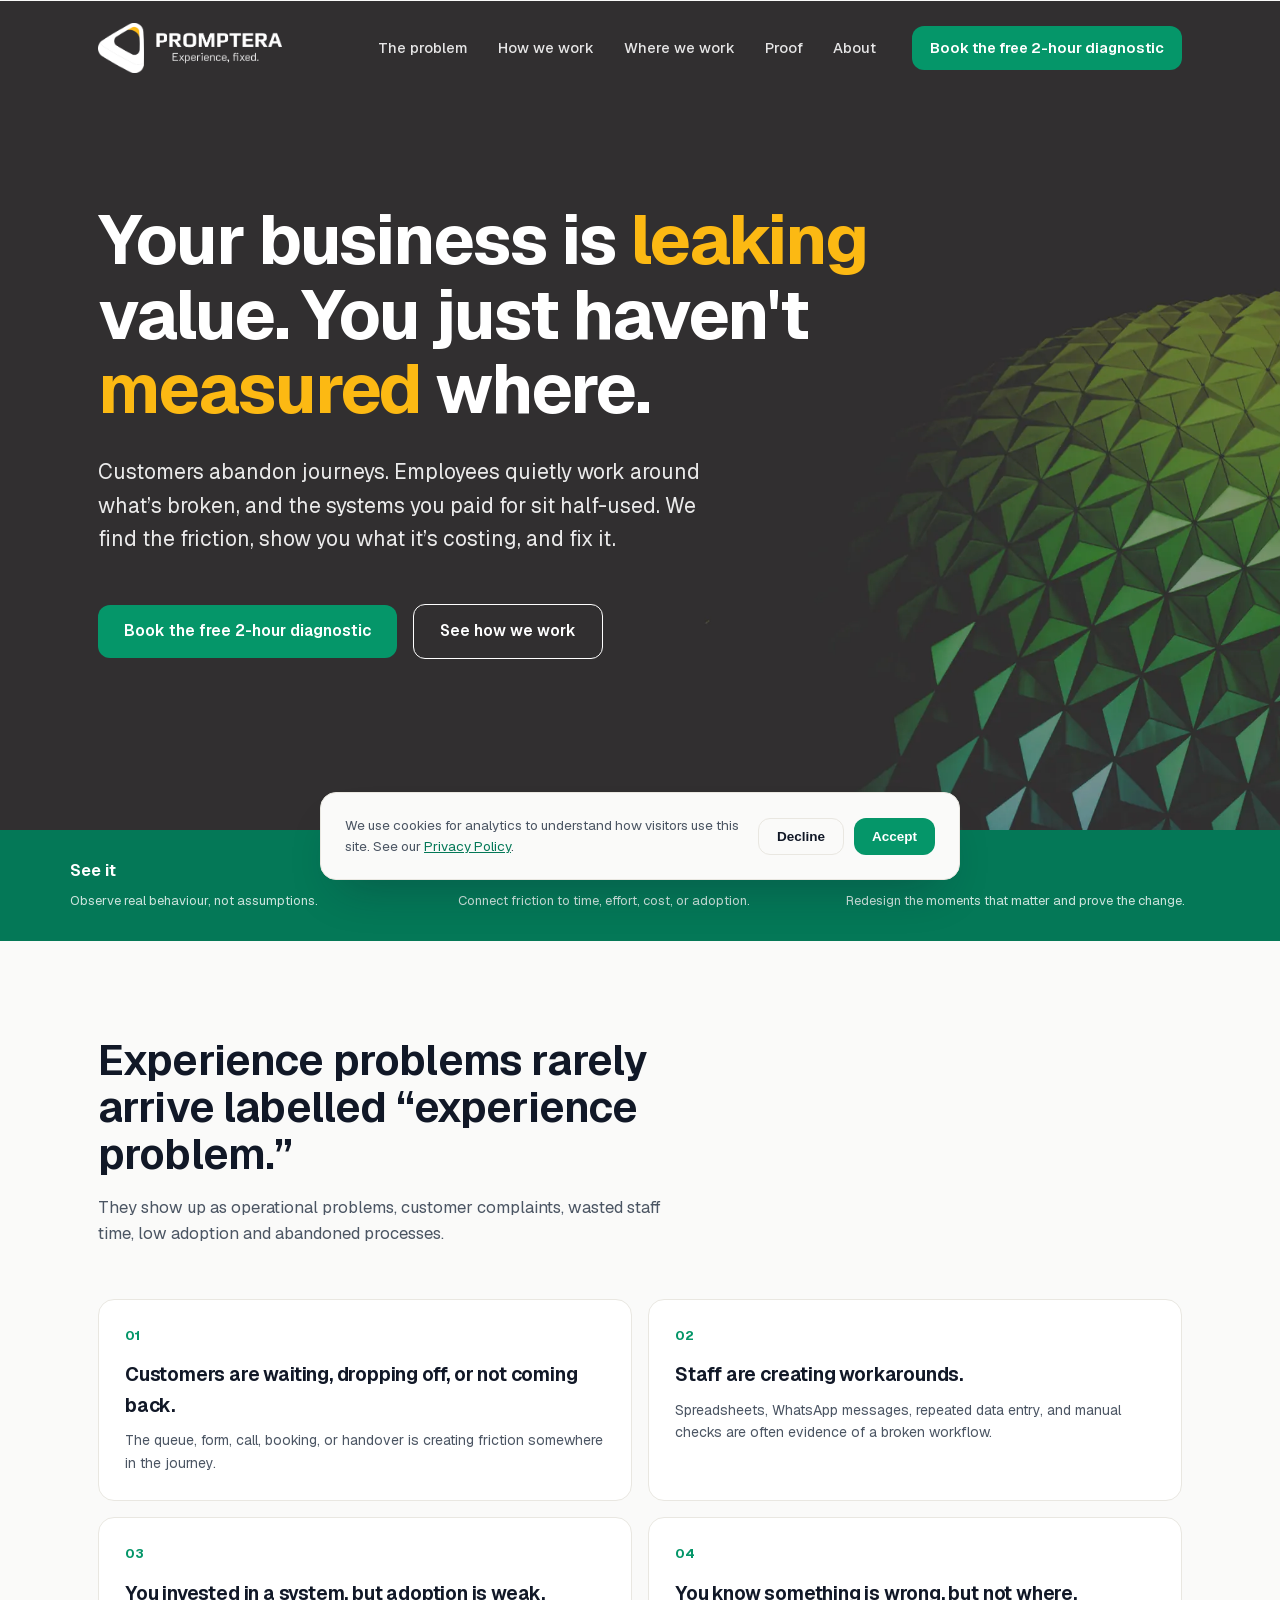
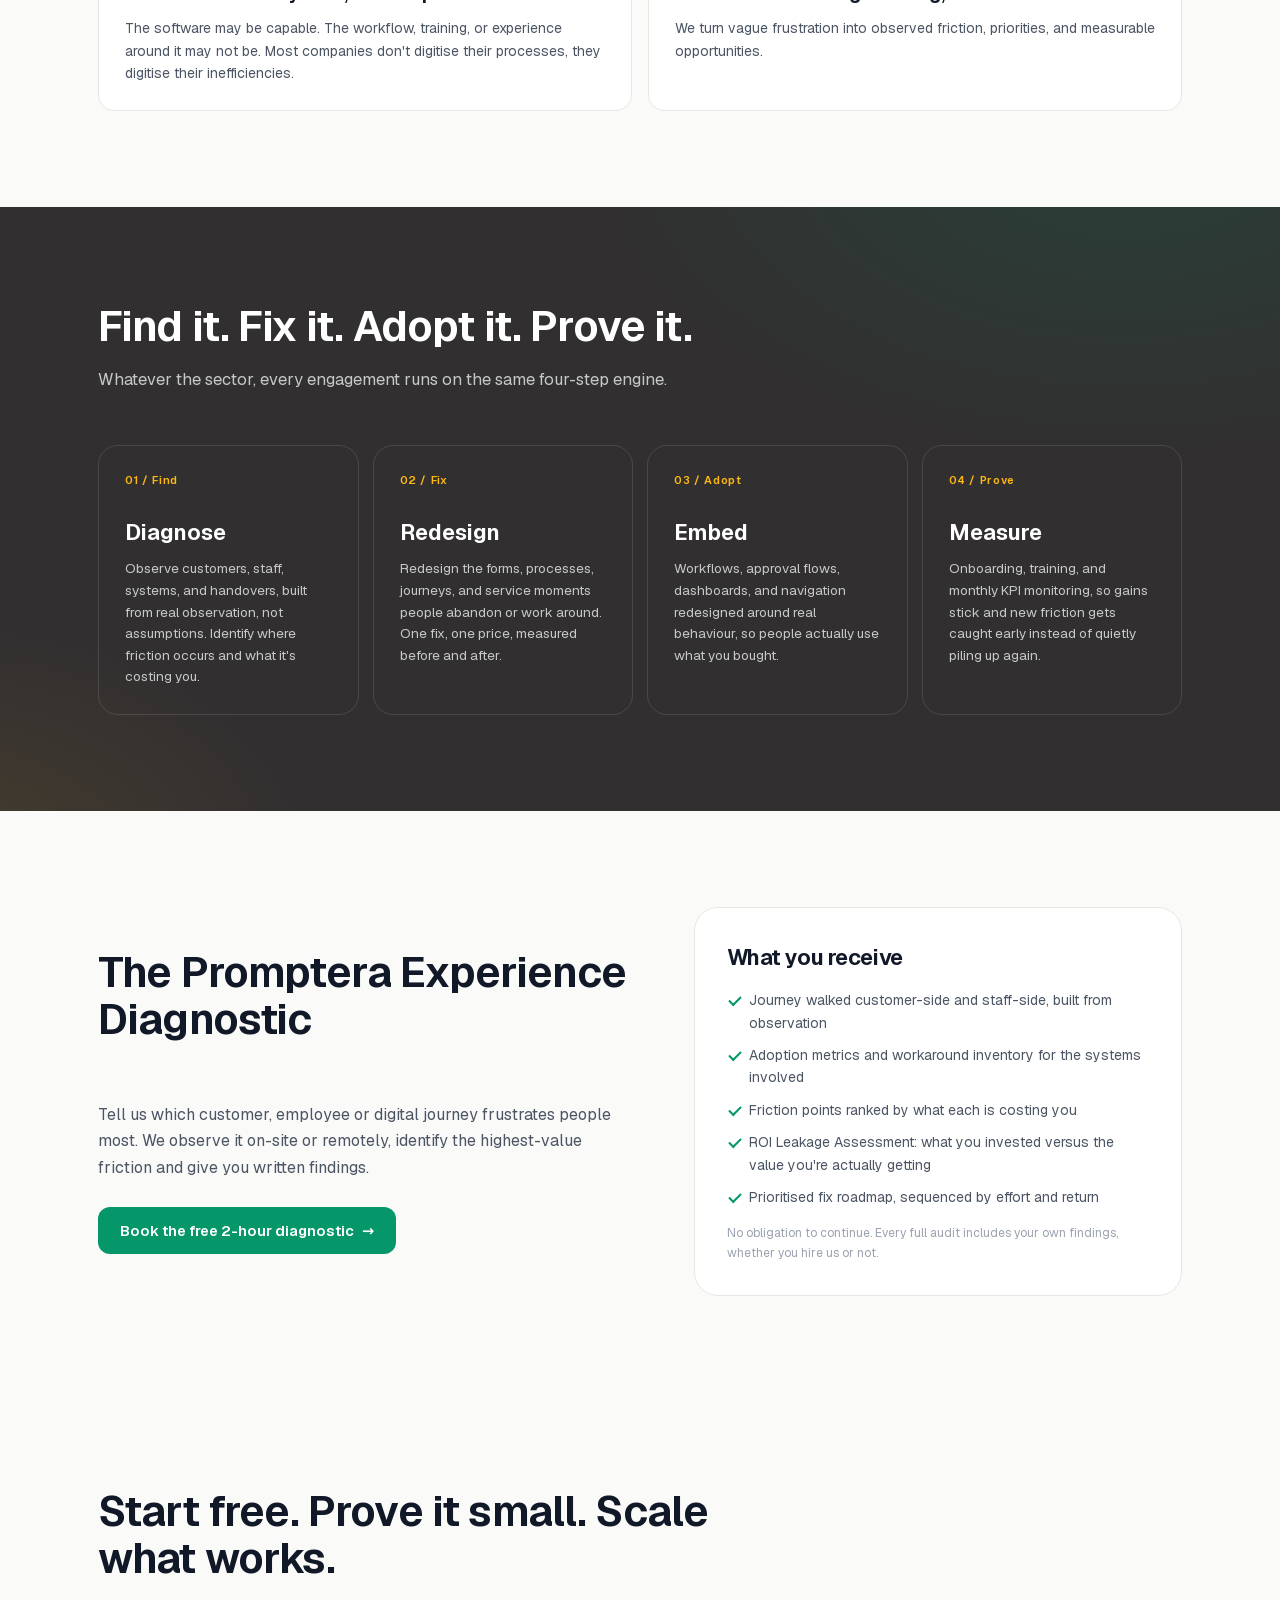
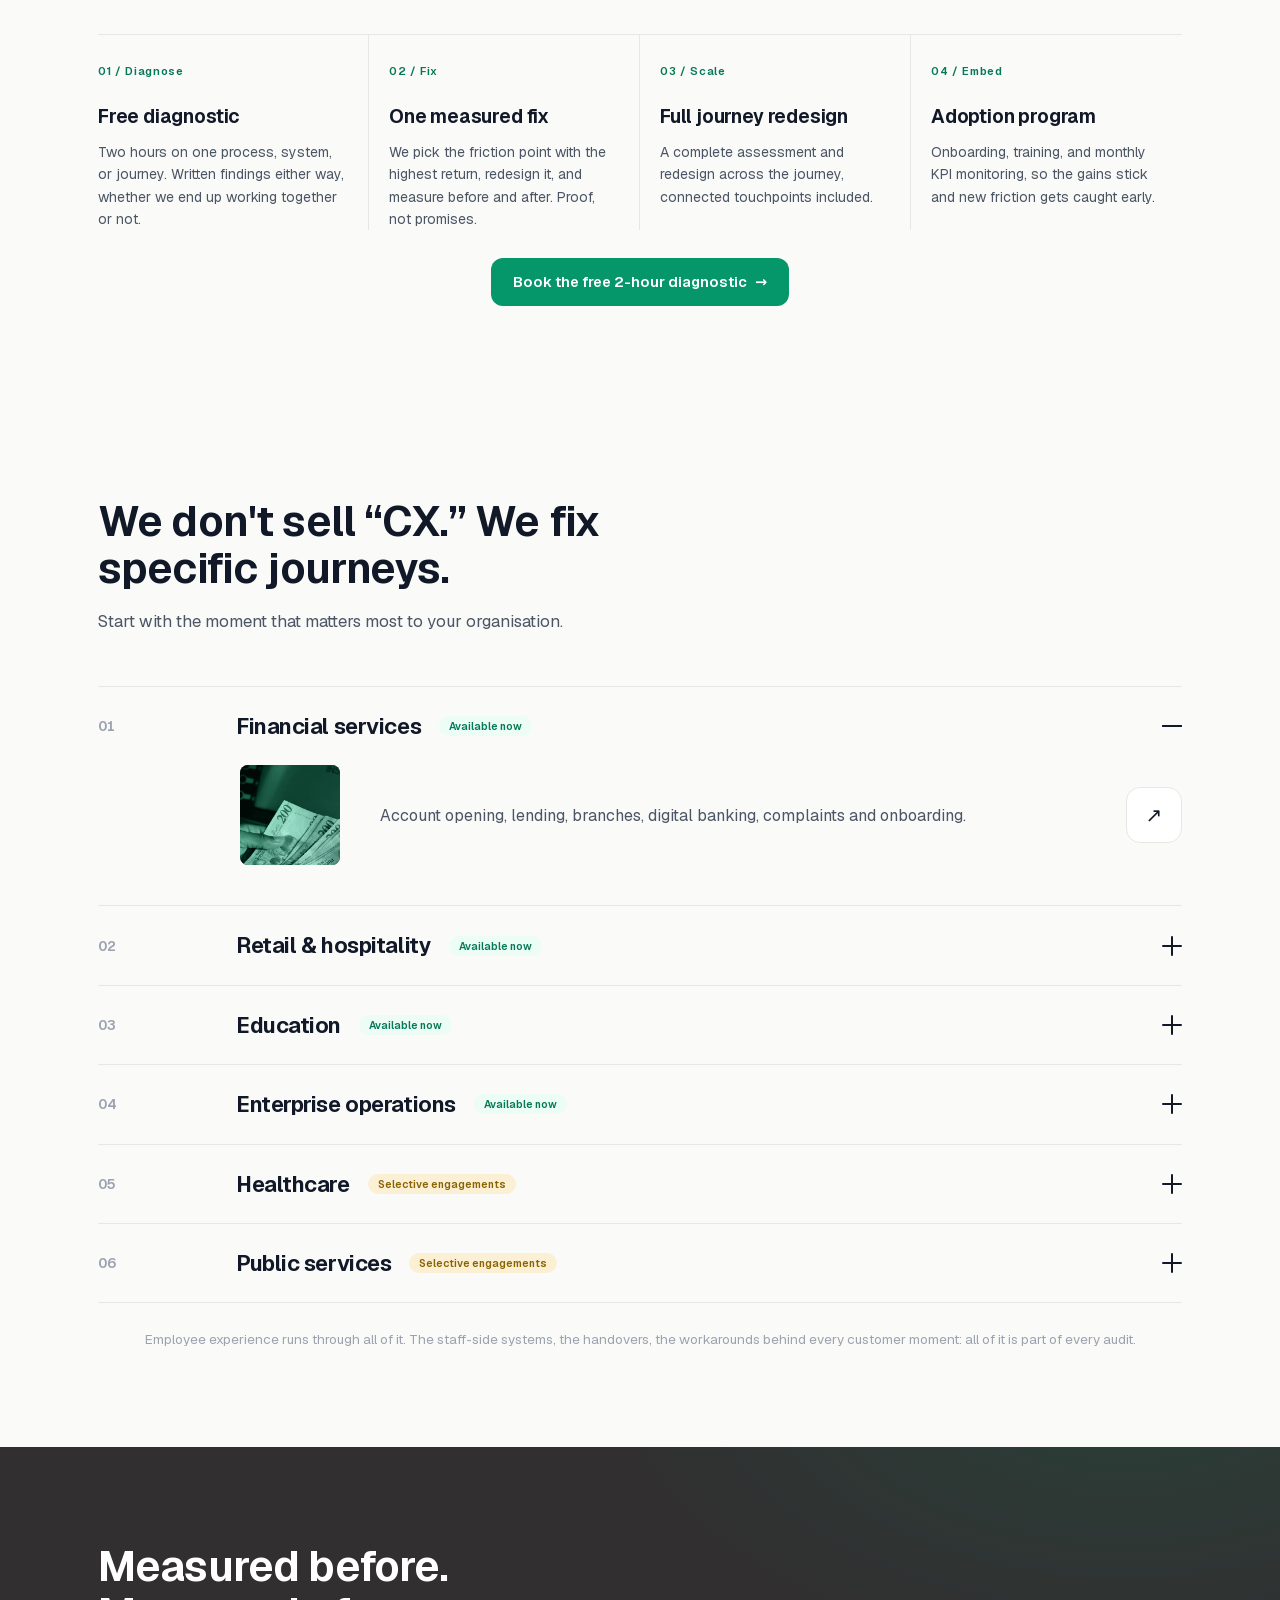
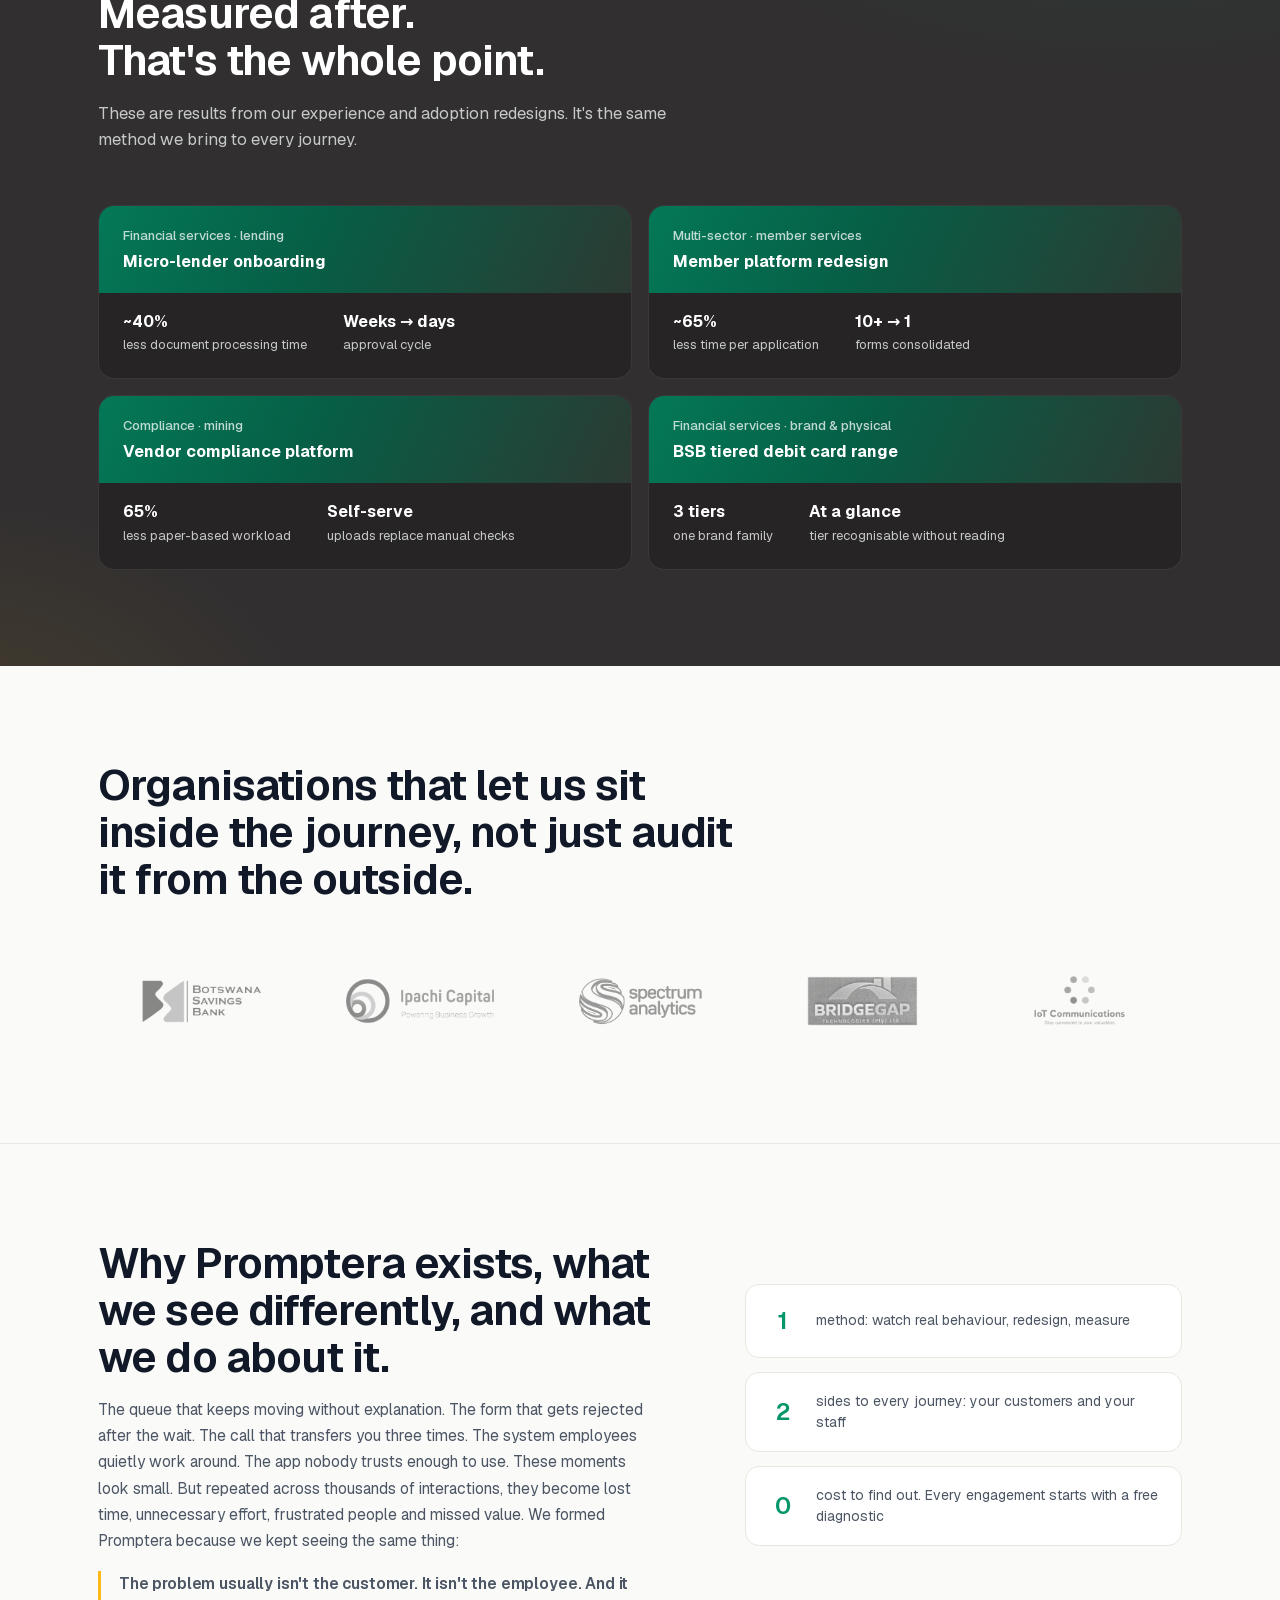
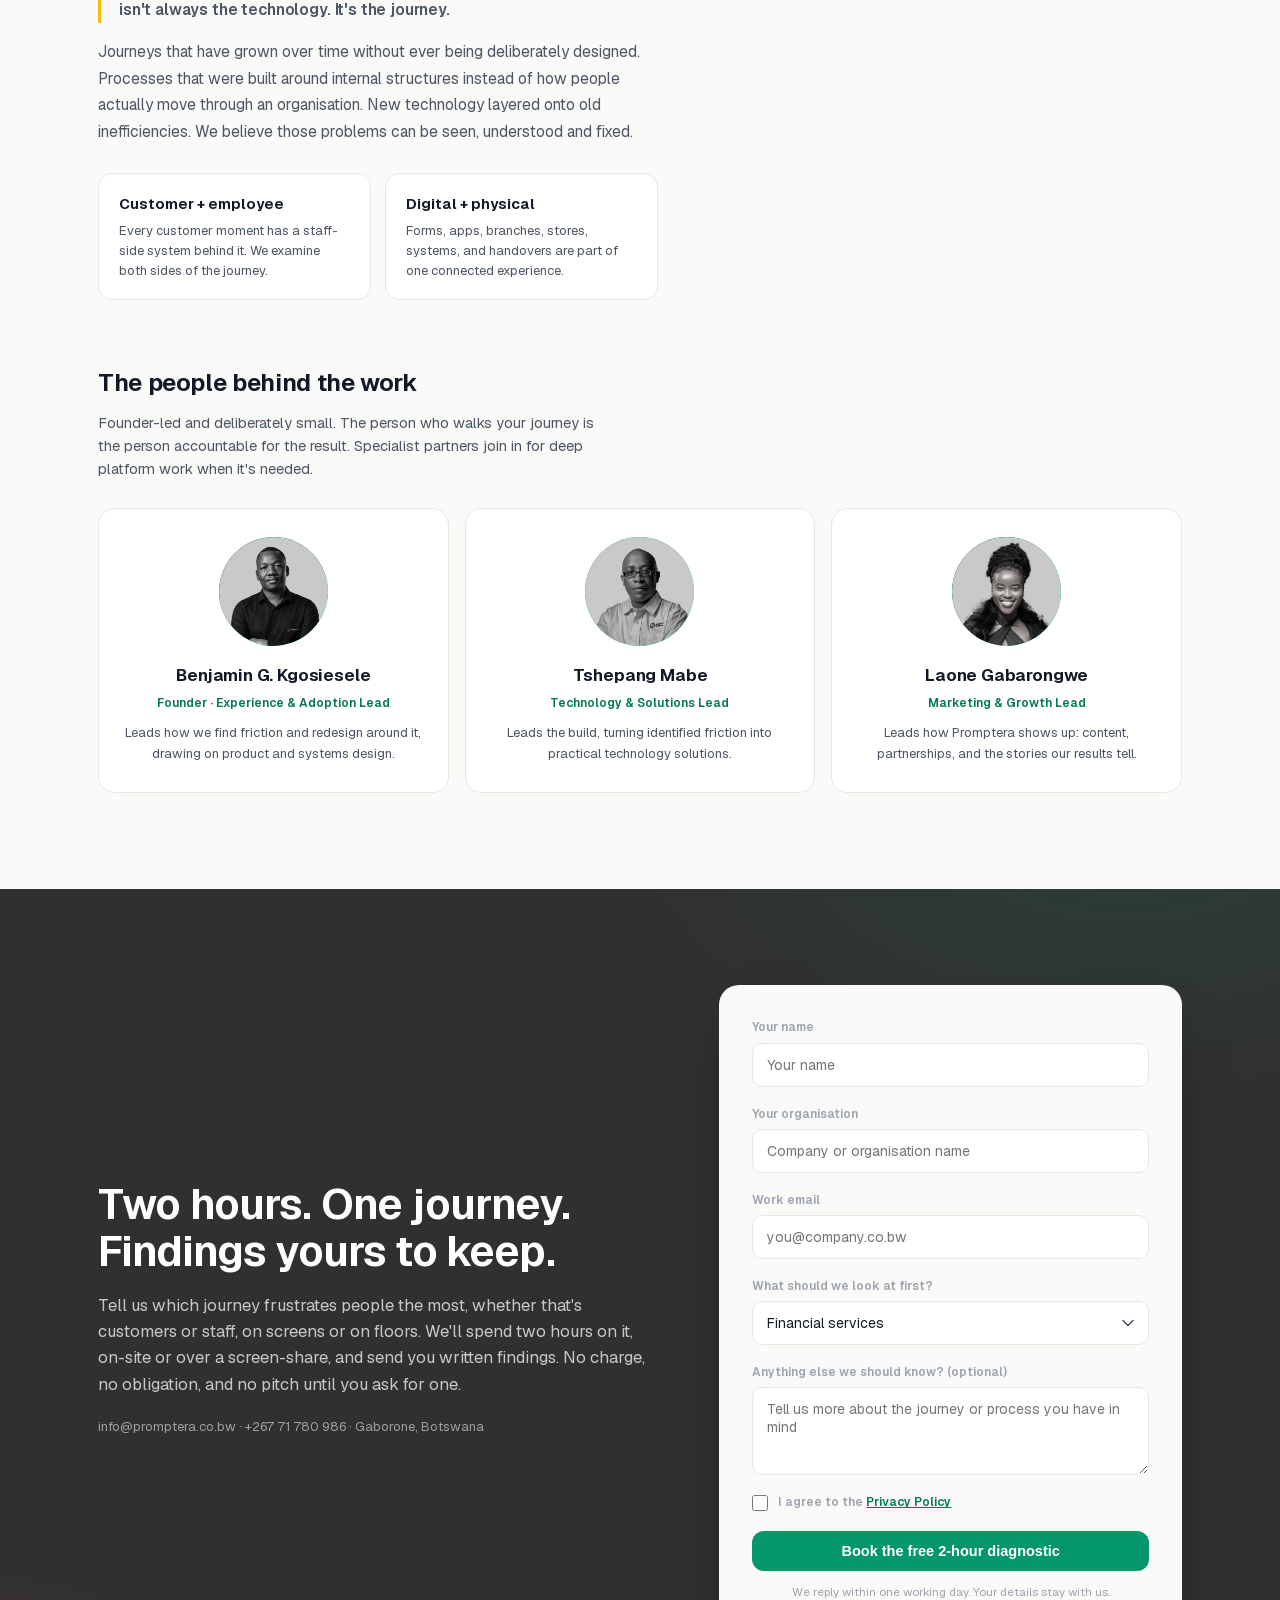
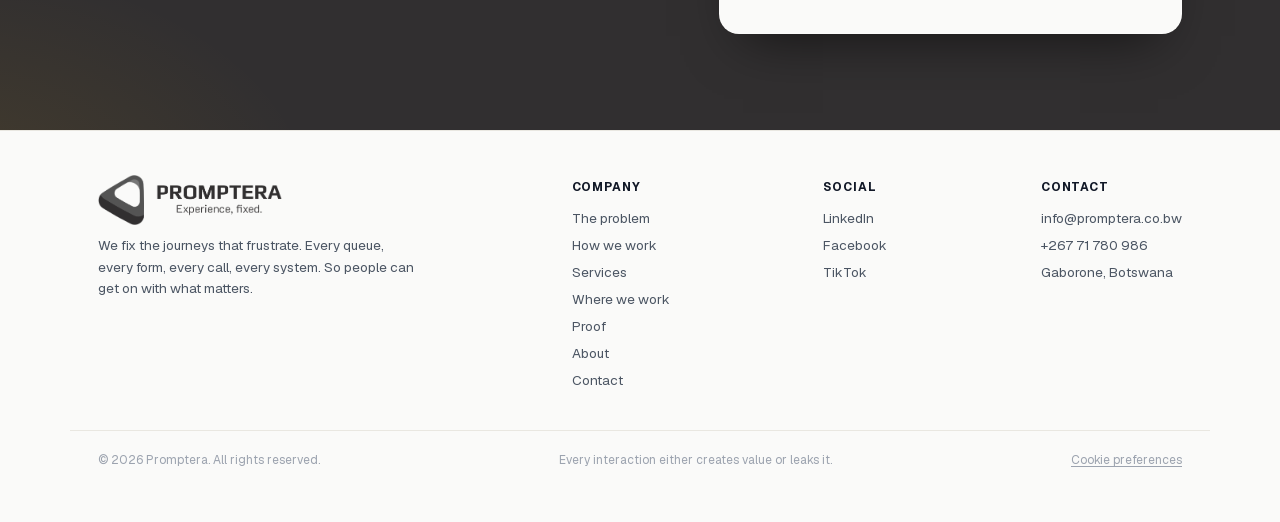
<file: index.html>
<!DOCTYPE html>
<html lang="en">
<head>
<meta charset="utf-8">
<meta name="viewport" content="width=device-width, initial-scale=1">
<title>Promptera: Experience Improvement & Value Creation</title>
<meta name="description" content="Promptera is an Adoption & Experience consultancy in Botswana. We audit the journeys your customers and staff actually move through, digital, physical, or mixed, find where the experience leaks value, and fix it. Measured before and after.">
<link rel="icon" type="image/png" href="images/favicon.png">
<link rel="preload" href="fonts/geist-latin.woff2" as="font" type="font/woff2" crossorigin>
<link rel="stylesheet" href="styles/main.css">
<script src="scripts/main.js" defer></script>
</head>

<!-- Google tag (gtag.js) is loaded only after cookie consent — see loadGoogleAnalytics() in scripts/main.js -->

<body>

<!-- ============ NAV ============ -->
<header class="nav nav-over" id="nav">
  <div class="wrap nav-in">
    <a href="#top" class="logo" aria-label="Promptera home">
      <img class="logo-light" src="images/logo_white.png" alt="Promptera logo">
      <img class="logo-dark" src="images/logo.png" alt="" aria-hidden="true">
    </a>
    <div class="nav-menu" id="navMenu">
      <nav class="nav-links" aria-label="Primary">
        <a href="#problem">The problem</a>
        <a href="#how">How we work</a>
        <a href="#where">Where we work</a>
        <a href="#results">Proof</a>
        <a href="#about">About</a>
      </nav>
      <a href="#contact" class="btn btn-em">Book the free 2-hour diagnostic</a>
    </div>
    <button class="nav-toggle" id="navToggle" type="button" aria-label="Open menu" aria-expanded="false" aria-controls="navMenu">
      <span></span><span></span><span></span>
    </button>
  </div>
</header>

<!-- ============ HERO ============ -->
<section class="hero" id="top">
  <div class="wrap hero-in">
    <h1 class="rv">Your business is <span class="hl">leaking</span> value. You just haven't <span class="hl">measured</span> where.</h1>
    <p class="hero-sub rv d1">Customers abandon journeys. Employees quietly work around what’s broken, and the systems you paid for sit half-used. We find the friction, show you what it’s costing, and fix it.</p>
    <div class="hero-ctas rv d2">
      <a href="#contact" class="btn btn-em">Book the free 2-hour diagnostic</a>
      <a href="#how" class="btn btn-outline-light">See how we work</a>
    </div>
  </div>
</section>

<!-- ============ BAND ============ -->
<div class="band">
  <div class="wrap band-in">
    <div class="band-item"><strong>See it</strong><span>Observe real behaviour, not assumptions.</span></div>
    <div class="band-item"><strong>Measure it</strong><span>Connect friction to time, effort, cost, or adoption.</span></div>
    <div class="band-item"><strong>Fix it</strong><span>Redesign the moments that matter and prove the change.</span></div>
  </div>
</div>

<!-- ============ PROOF STRIP ============ -->
<!-- <div class="strip">
  <div class="wrap strip-in">
    <div class="stat rv"><div class="n">01</div><div class="l">Every audit starts with real observation, not assumptions</div></div>
    <div class="stat rv d1"><div class="n">02</div><div class="l">Written findings are yours to keep, whether you hire us or not</div></div>
    <div class="stat rv d2"><div class="n">03</div><div class="l">Fixed-price quick wins, measured before and after</div></div>
    <div class="stat rv d3"><div class="n"><p>&infin;</p></div><div class="l">Attention to details</div></div>
  </div>
</div> -->

<!-- ============ THE PROBLEM ============ -->
<section id="problem">
  <div class="wrap">
    <div class="sec-head">
      <!-- <div class="sec-eyebrow rv">The problem</div> -->
      <h2 class="rv d1">Experience problems rarely arrive labelled “experience problem.”</h2>
      <p class="sec-sub rv d2">They show up as operational problems, customer complaints, wasted staff time, low adoption and abandoned processes.</p>
    </div>
    <div class="problem-grid">
      <article class="problem-card rv"><div class="problem-num">01</div><h3>Customers are waiting, dropping off, or not coming back.</h3><p>The queue, form, call, booking, or handover is creating friction somewhere in the journey.</p></article>
      <article class="problem-card rv d1"><div class="problem-num">02</div><h3>Staff are creating workarounds.</h3><p>Spreadsheets, WhatsApp messages, repeated data entry, and manual checks are often evidence of a broken workflow.</p></article>
      <article class="problem-card rv d2"><div class="problem-num">03</div><h3>You invested in a system, but adoption is weak.</h3><p>The software may be capable. The workflow, training, or experience around it may not be. Most companies don't digitise their processes, they digitise their inefficiencies.</p></article>
      <article class="problem-card rv d3"><div class="problem-num">04</div><h3>You know something is wrong, but not where.</h3><p>We turn vague frustration into observed friction, priorities, and measurable opportunities.</p></article>
    </div>
  </div>
</section>

<!-- ============ METHOD ============ -->
<section id="services" class="dark">
  <div class="wrap">
    <div class="sec-head">
      <!-- <div class="sec-eyebrow rv">The method</div> -->
      <h2 class="rv d1">Find it. Fix it. Adopt it. Prove it.</h2>
      <p class="sec-sub rv d2">Whatever the sector, every engagement runs on the same four-step engine.</p>
    </div>
    <div class="pillars">
      <article class="pillar rv"><div class="pillar-num">01 / Find</div><h3>Diagnose</h3><p>Observe customers, staff, systems, and handovers, built from real observation, not assumptions. Identify where friction occurs and what it's costing you.</p></article>
      <article class="pillar rv d1"><div class="pillar-num">02 / Fix</div><h3>Redesign</h3><p>Redesign the forms, processes, journeys, and service moments people abandon or work around. One fix, one price, measured before and after.</p></article>
      <article class="pillar rv d2"><div class="pillar-num">03 / Adopt</div><h3>Embed</h3><p>Workflows, approval flows, dashboards, and navigation redesigned around real behaviour, so people actually use what you bought.</p></article>
      <article class="pillar rv d3"><div class="pillar-num">04 / Prove</div><h3>Measure</h3><p>Onboarding, training, and monthly KPI monitoring, so gains stick and new friction gets caught early instead of quietly piling up again.</p></article>
    </div>
  </div>
</section>

<!-- ============ DIAGNOSTIC ============ -->
<section id="diagnostic">
  <div class="wrap offer">
    <div>
      <!-- <div class="sec-eyebrow rv">Start here</div> -->
      <h2 class="rv d1">The Promptera Experience Diagnostic</h2>
      <p class="sec-sub rv d2" style="font-size:18px">Two hours. One journey. Findings yours to keep.</p>
      <p class="rv d2" style="color:var(--body);margin-top:14px;max-width:520px;line-height:1.65">Tell us which customer, employee or digital journey frustrates people most. We observe it on-site or remotely, identify the highest-value friction and give you written findings.</p>
    </br><a href="#contact" class="btn btn-em rv d3" data-ctx="Re: The Promptera Experience Diagnostic">Book the free 2-hour diagnostic <span aria-hidden="true">→</span></a>
    </div>
    <div class="offer-card rv d2">
      <h3>What you receive</h3>
      <ul>
        <li>Journey walked customer-side and staff-side, built from observation</li>
        <li>Adoption metrics and workaround inventory for the systems involved</li>
        <li>Friction points ranked by what each is costing you</li>
        <li>ROI Leakage Assessment: what you invested versus the value you're actually getting</li>
        <li>Prioritised fix roadmap, sequenced by effort and return</li>
      </ul>
      <div class="price-note">No obligation to continue. Every full audit includes your own findings, whether you hire us or not.</div>
    </div>
  </div>
</section>

<!-- ============ HOW WE WORK ============ -->
<section id="how">
  <div class="wrap">
    <div class="sec-head">
      <!-- <div class="sec-eyebrow rv">How we work</div> -->
      <h2 class="rv d1">Start free. Prove it small. Scale what works.</h2>
    </div>
    <div class="steps">
      <div class="step rv"><b>01 / Diagnose</b><h3>Free diagnostic</h3><p>Two hours on one process, system, or journey. Written findings either way, whether we end up working together or not.</p></div>
      <div class="step rv d1"><b>02 / Fix</b><h3>One measured fix</h3><p>We pick the friction point with the highest return, redesign it, and measure before and after. Proof, not promises.</p></div>
      <div class="step rv d2"><b>03 / Scale</b><h3>Full journey redesign</h3><p>A complete assessment and redesign across the journey, connected touchpoints included.</p></div>
      <div class="step rv d3"><b>04 / Embed</b><h3>Adoption program</h3><p>Onboarding, training, and monthly KPI monitoring, so the gains stick and new friction gets caught early.</p></div>
    </div>
    <!-- <p class="ladder-note rv d3">Every step earns the next. In a market where reputation travels fast, that's how it should be.</p> -->
    <div class="rung-cta rv d3"><a href="#contact" class="btn btn-em" data-ctx="Free 2-hour diagnostic">Book the free 2-hour diagnostic <span aria-hidden="true">→</span></a></div>
  </div>
</section>

<!-- ============ WHERE WE WORK / VERTICALS ============ -->
<section id="where">
  <div class="wrap">
    <div class="sec-head">
      <!-- <div class="sec-eyebrow rv">Where we work</div> -->
      <h2 class="rv d1">We don't sell “CX.” We fix specific journeys.</h2>
      <p class="sec-sub rv d2">Start with the moment that matters most to your organisation.</p>
    </div>
    <div class="vx">
      <article class="vx-item rv open">
        <h3 class="vx-h"><button type="button" class="vx-head" id="vx-fin-h" aria-expanded="true" aria-controls="vx-fin"><span class="vx-n">01</span><span class="vx-t">Financial services</span><span class="tag tag-now">Available now</span><span class="vx-ic" aria-hidden="true"></span></button></h3>
        <div class="vx-panel" id="vx-fin" role="region" aria-labelledby="vx-fin-h"><div class="vx-clip"><div class="vx-in">
          <div class="vx-img"><img src="images/where/banking.jpg" alt="Branch and banking hall experience" loading="lazy"></div>
          <div class="vx-txt"><p>Account opening, lending, branches, digital banking, complaints and onboarding.</p></div>
          <a href="#contact" class="vx-go" data-ctx="Re: financial services journey" data-topic="Financial services" aria-label="Talk to us about financial services"><span aria-hidden="true">↗</span></a>
        </div></div></div>
      </article>
      
      <article class="vx-item rv d2">
        <h3 class="vx-h"><button type="button" class="vx-head" id="vx-retail-h" aria-expanded="false" aria-controls="vx-retail"><span class="vx-n">02</span><span class="vx-t">Retail &amp; hospitality</span><span class="tag tag-now">Available now</span><span class="vx-ic" aria-hidden="true"></span></button></h3>
        <div class="vx-panel" id="vx-retail" role="region" aria-labelledby="vx-retail-h"><div class="vx-clip"><div class="vx-in">
          <div class="vx-img"><img src="images/where/retail.jpg" alt="Retail store experience" loading="lazy"></div>
          <div class="vx-txt"><p>Arrival, ordering, purchase, service, payment, complaints and loyalty moments.</p></div>
          <a href="#contact" class="vx-go" data-ctx="Re: retail & hospitality journey" data-topic="Retail & hospitality" aria-label="Talk to us about retail & hospitality"><span aria-hidden="true">↗</span></a>
        </div></div></div>
      </article>

      <article class="vx-item rv">
        <h3 class="vx-h"><button type="button" class="vx-head" id="vx-edu-h" aria-expanded="false" aria-controls="vx-edu"><span class="vx-n">03</span><span class="vx-t">Education</span><span class="tag tag-now">Available now</span><span class="vx-ic" aria-hidden="true"></span></button></h3>
        <div class="vx-panel" id="vx-edu" role="region" aria-labelledby="vx-edu-h"><div class="vx-clip"><div class="vx-in">
          <div class="vx-img"><img src="images/where/education.jpg" alt="Student onboarding experience" loading="lazy"></div>
          <div class="vx-txt"><p>Applications, registration, onboarding, student services and internal systems.</p></div>
          <a href="#contact" class="vx-go" data-ctx="Re: education journey" data-topic="Education" aria-label="Talk to us about education"><span aria-hidden="true">↗</span></a>
        </div></div></div>
      </article>

      
      <article class="vx-item rv d2">
        <h3 class="vx-h"><button type="button" class="vx-head" id="vx-ent-h" aria-expanded="false" aria-controls="vx-ent"><span class="vx-n">04</span><span class="vx-t">Enterprise operations</span><span class="tag tag-now">Available now</span><span class="vx-ic" aria-hidden="true"></span></button></h3>
        <div class="vx-panel" id="vx-ent" role="region" aria-labelledby="vx-ent-h"><div class="vx-clip"><div class="vx-in">
          <div class="vx-img"><img src="images/bridgegap.jpg" alt="Internal workflow and approvals system" loading="lazy"></div>
          <div class="vx-txt"><p>Employee onboarding, workflows, system adoption, approvals and internal service journeys.</p></div>
          <a href="#contact" class="vx-go" data-ctx="Re: enterprise operations journey" data-topic="Enterprise operations" aria-label="Talk to us about enterprise operations"><span aria-hidden="true">↗</span></a>
        </div></div></div>
      </article>

      <article class="vx-item rv d1">
        <h3 class="vx-h"><button type="button" class="vx-head" id="vx-health-h" aria-expanded="false" aria-controls="vx-health"><span class="vx-n">05</span><span class="vx-t">Healthcare</span><span class="tag tag-select">Selective engagements</span><span class="vx-ic" aria-hidden="true"></span></button></h3>
        <div class="vx-panel" id="vx-health" role="region" aria-labelledby="vx-health-h"><div class="vx-clip"><div class="vx-in">
          <div class="vx-img"><img src="images/where/healthcare.jpg" alt="Patient experience" loading="lazy"></div>
          <div class="vx-txt"><p>Booking, registration, waiting, consultation, payment, discharge and follow-up.</p></div>
          <a href="#contact" class="vx-go" data-ctx="Re: healthcare journey" data-topic="Healthcare" aria-label="Talk to us about healthcare"><span aria-hidden="true">↗</span></a>
        </div></div></div>
      </article>

      <article class="vx-item rv d1">
        <h3 class="vx-h"><button type="button" class="vx-head" id="vx-public-h" aria-expanded="false" aria-controls="vx-public"><span class="vx-n">06</span><span class="vx-t">Public services</span><span class="tag tag-select">Selective engagements</span><span class="vx-ic" aria-hidden="true"></span></button></h3>
        <div class="vx-panel" id="vx-public" role="region" aria-labelledby="vx-public-h"><div class="vx-clip"><div class="vx-in">
          <div class="vx-img"><img src="images/where/government.jpg" alt="Citizen services experience" loading="lazy"></div>
          <div class="vx-txt"><p>Applications, permits, documentation, queues, communication and completion.</p></div>
          <a href="#contact" class="vx-go" data-ctx="Re: public services journey" data-topic="Public services" aria-label="Talk to us about public services"><span aria-hidden="true">↗</span></a>
        </div></div></div>
      </article>


    </div>
    <p class="ladder-note rv d4">Employee experience runs through all of it. The staff-side systems, the handovers, the workarounds behind every customer moment: all of it is part of every audit.</p>
  </div>
</section>

<!-- ============ RESULTS / PROOF ============ -->
<section id="results" class="dark">
  <div class="wrap">
    <div class="sec-head">
      <!-- <div class="sec-eyebrow rv">Proof</div> -->
      <h2 class="rv d1">Measured before. <br>Measured after.<br>That's the whole point.</h2>
      <p class="sec-sub rv d2">These are results from our experience and adoption redesigns. It's the same method we bring to every journey.</p>
    </div>
    <div class="cs-grid">
      <a class="cs rv" href="cases/micro-lender-onboarding.html">
        <div class="cs-head">
          <div class="cs-sector">Financial services · lending</div>
          <h3 class="cs-title">Micro-lender onboarding</h3>
        </div>
        <div class="cs-stats"><div class="cs-stat"><div class="v">~40%</div><div class="k">less document processing time</div></div><div class="cs-stat"><div class="v">Weeks → days</div><div class="k">approval cycle</div></div></div>
      </a>
      <a class="cs rv d1" href="cases/member-platform.html">
        <div class="cs-head">
          <div class="cs-sector">Multi-sector · member services</div>
          <h3 class="cs-title">Member platform redesign</h3>
        </div>
        <div class="cs-stats"><div class="cs-stat"><div class="v">~65%</div><div class="k">less time per application</div></div><div class="cs-stat"><div class="v">10+ → 1</div><div class="k">forms consolidated</div></div></div>
      </a>
      <a class="cs rv d1" href="cases/vendor-compliance.html">
        <div class="cs-head">
          <div class="cs-sector">Compliance · mining</div>
          <h3 class="cs-title">Vendor compliance platform</h3>
        </div>
        <div class="cs-stats"><div class="cs-stat"><div class="v">65%</div><div class="k">less paper-based workload</div></div><div class="cs-stat"><div class="v">Self-serve</div><div class="k">uploads replace manual checks</div></div></div>
      </a>
      <a class="cs rv d2" href="cases/tiered-debit-cards.html">
        <div class="cs-head">
          <div class="cs-sector">Financial services · brand &amp; physical</div>
          <h3 class="cs-title">BSB tiered debit card range</h3>
        </div>
        <div class="cs-stats"><div class="cs-stat"><div class="v">3 tiers</div><div class="k">one brand family</div></div><div class="cs-stat"><div class="v">At a glance</div><div class="k">tier recognisable without reading</div></div></div>
      </a>
    </div>
  </div>
</section>

<!-- ============ CLIENTS ============ -->
<section id="clients">
  <div class="wrap">
    <div class="sec-head">
      <!-- <div class="sec-eyebrow rv">Trusted with journeys that matter</div> -->
      <h2 class="rv d1">Organisations that let us sit inside the journey, not just audit it from the outside.</h2>
    </div>
    <div class="logo-wall rv d2">
      <div class="logo-tile"><img src="images/clients/bsb.png" alt="Botswana Savings Bank"></div>
      <div class="logo-tile"><img src="images/clients/ipachi-capital.png" alt="Ipachi Capital"></div>
      <div class="logo-tile"><img src="images/clients/spectrum.png" alt="Spectrum Analytics"></div>
      <div class="logo-tile"><img src="images/clients/bridgegap.png" alt="BridgeGap Technologies"></div>
      <div class="logo-tile"><img src="images/clients/iot_comms.png" alt="IoT Communications"></div>
    </div>
  </div>
</section>

<!-- ============ ABOUT ============ -->
<section id="about">
  <div class="wrap">
    <div class="about-grid">
      <div>
        <!-- <div class="sec-eyebrow rv">About Promptera</div> -->
        <h2 class="rv d1">Why Promptera exists, what we see differently, and what we do about it.</h2>
        <div class="about-story rv d2">
          <p>The queue that keeps moving without explanation.
The form that gets rejected after the wait.
The call that transfers you three times.
The system employees quietly work around.
The app nobody trusts enough to use.

These moments look small.

But repeated across thousands of interactions, they become lost time, unnecessary effort, frustrated people and missed value.

We formed Promptera because we kept seeing the same thing:</p>
          <p class="about-pull">The problem usually isn't the customer.
It isn't the employee.
And it isn't always the technology.

It's the journey.</p>
          <p>Journeys that have grown over time without ever being deliberately designed. Processes that were built around internal structures instead of how people actually move through an organisation. New technology layered onto old inefficiencies.

We believe those problems can be seen, understood and fixed.</p>
        </div>
        <div class="about-mini rv d3">
          <div class="about-mini-card"><h4>Customer + employee</h4><p>Every customer moment has a staff-side system behind it. We examine both sides of the journey.</p></div>
          <div class="about-mini-card"><h4>Digital + physical</h4><p>Forms, apps, branches, stores, systems, and handovers are part of one connected experience.</p></div>
        </div>
      </div>
      <div class="about-aside rv d2">
        <div class="about-fact"><span class="af-n">1</span><span>method: watch real behaviour, redesign, measure</span></div>
        <div class="about-fact"><span class="af-n">2</span><span>sides to every journey: your customers and your staff</span></div>
        <div class="about-fact"><span class="af-n">0</span><span>cost to find out. Every engagement starts with a free diagnostic</span></div>
      </div>
    </div>

    <div class="team-head rv"><h3>The people behind the work</h3>
      <p>Founder-led and deliberately small. The person who walks your journey is the person accountable for the result. Specialist partners join in for deep platform work when it's needed.</p>
    </div>
    <div class="team-grid">
      <div class="tcard rv">
        <div class="t-photo tp1">
         <img src="images/ben_im.png" alt="[Founder Name]">
        </div>
        <div class="t-name">Benjamin G. Kgosiesele</div>
        <div class="t-role">Founder · Experience &amp; Adoption Lead</div>
        <p class="t-bio">Leads how we find friction and redesign around it, drawing on product and systems design.</p>
      </div>
      <div class="tcard rv d1">
        <div class="t-photo tp2">
          <img src="images/tshep_im.jpg" alt="[Tech Lead Name]">
        </div>
        <div class="t-name">Tshepang Mabe</div>
        <div class="t-role">Technology & Solutions Lead</div>
        <p class="t-bio">Leads the build, turning identified friction into practical technology solutions.</p>
      </div>
      <div class="tcard rv">
        <div class="t-photo tp1">
         <img src="images/laone_im.png" alt="[Marketing Lead Name]">
        </div>
        <div class="t-name">Laone Gabarongwe</div>
        <div class="t-role">Marketing &amp; Growth Lead</div>
        <p class="t-bio">Leads how Promptera shows up: content, partnerships, and the stories our results tell.</p>
      </div>
    </div>
  </div>
</section>

<!-- ============ FINAL CTA ============ -->
<section class="final dark" id="contact">
  <div class="wrap final-in">
    <div>
      <!-- <div class="sec-eyebrow rv">Start free</div> -->
      <h2 class="rv d1">Two hours. One journey.<br>Findings yours to keep.</h2>
      <p class="sec-sub rv d2">Tell us which journey frustrates people the most, whether that's customers or staff, on screens or on floors. We'll spend two hours on it, on-site or over a screen-share, and send you written findings. No charge, no obligation, and no pitch until you ask for one.</p>
      <p class="hero-note rv d3" style="margin-top:20px">info@promptera.co.bw · +267 71 780 986 · Gaborone, Botswana</p>
    </div>
    <form class="contact-card rv d2" id="cform" name="contact" method="POST" netlify netlify-honeypot="bot-field" action="/">
      <input type="hidden" name="form-name" value="contact">
      <input type="hidden" name="context" id="ctxfield" value="">
      <p style="display:none"><label>Don’t fill this in: <input name="bot-field"></label></p>
      <div class="ctx-chip" id="ctxchip"><span id="ctxtext"></span><button type="button" id="ctxclear" aria-label="Clear topic">✕</button></div>
      <div class="row"><label for="cn">Your name</label><input id="cn" name="name" type="text" placeholder="Your name" required></div>
      <div class="row"><label for="co">Your organisation</label><input id="co" name="organisation" type="text" placeholder="Company or organisation name" required></div>
      <div class="row"><label for="ce">Work email</label><input id="ce" name="email" type="email" placeholder="you@company.co.bw" required></div>
      <div class="row"><label for="cs">What should we look at first?</label>
        <select id="cs" name="topic">
          <option>Financial services</option>
          <option>Healthcare</option>
          <option>Retail &amp; hospitality</option>
          <option>Education</option>
          <option>Public services</option>
          <option>Enterprise operations</option>
          <option>Not sure yet, help me choose</option>
        </select>
      </div>
      <div class="row"><label for="cm">Anything else we should know? (optional)</label><textarea id="cm" name="message" rows="3" placeholder="Tell us more about the journey or process you have in mind"></textarea></div>
      <div class="row row-check">
        <label class="check-label" for="cprivacy">
          <input id="cprivacy" name="privacy" type="checkbox" required>
          <span>I agree to the <a href="policies/privacy-policy.html" target="_blank" rel="noopener">Privacy Policy</a></span>
        </label>
      </div>
      <button class="btn btn-em" type="submit">Book the free 2-hour diagnostic</button>
      <p class="contact-fine">We reply within one working day. Your details stay with us.</p>
    </form>
  </div>
</section>

<!-- ============ FOOTER ============ -->
<footer>
  <div class="wrap foot-in">
    <div>
      <a href="#top" class="logo" aria-label="Promptera home">
        <img src="images/logo_char.png" alt="Promptera logo">
      </a>
      <p class="foot-tag">We fix the journeys that frustrate. Every queue, every form, every call, every system. So people can get on with what matters.</p>
    </div>
    <div class="foot-col"><b>Company</b>
      <a href="#problem">The problem</a><br>
      <a href="#how">How we work</a><br>
      <a href="#services">Services</a><br>
      <a href="#where">Where we work</a><br>
      <a href="#results">Proof</a><br>
      <a href="#about">About</a><br>
      <a href="#contact">Contact</a>
    </div>
    <div class="foot-col"><b>Social</b>
      <a href="https://www.linkedin.com/company/prompterabw/" target="_blank" rel="noopener">LinkedIn</a><br>
      <a href="https://www.facebook.com/profile.php?id=61593833694926" target="_blank" rel="noopener">Facebook</a><br>
      <a href="#tiktok" target="_blank" rel="noopener">TikTok</a>
    </div>
    <div class="foot-col"><b>Contact</b>
      info@promptera.co.bw<br>
      +267 71 780 986<br>
      Gaborone, Botswana
    </div>
  </div>
  <div class="wrap foot-base">
    <span>© 2026 Promptera. All rights reserved.</span>
    <span>Every interaction either creates value or leaks it.</span>
    <button type="button" class="foot-cookie-link" id="cookiePrefsLink">Cookie preferences</button>
  </div>
</footer>

<!-- ============ COOKIE CONSENT ============ -->
<div class="cookie-banner" id="cookieBanner" role="dialog" aria-live="polite" aria-label="Cookie consent">
  <p class="cookie-text">We use cookies for analytics to understand how visitors use this site. See our <a href="policies/privacy-policy.html" target="_blank" rel="noopener">Privacy Policy</a>.</p>
  <div class="cookie-actions">
    <button type="button" class="btn btn-ghost" id="cookieDecline">Decline</button>
    <button type="button" class="btn btn-em" id="cookieAccept">Accept</button>
  </div>
</div>

</body>
</html>
</file>
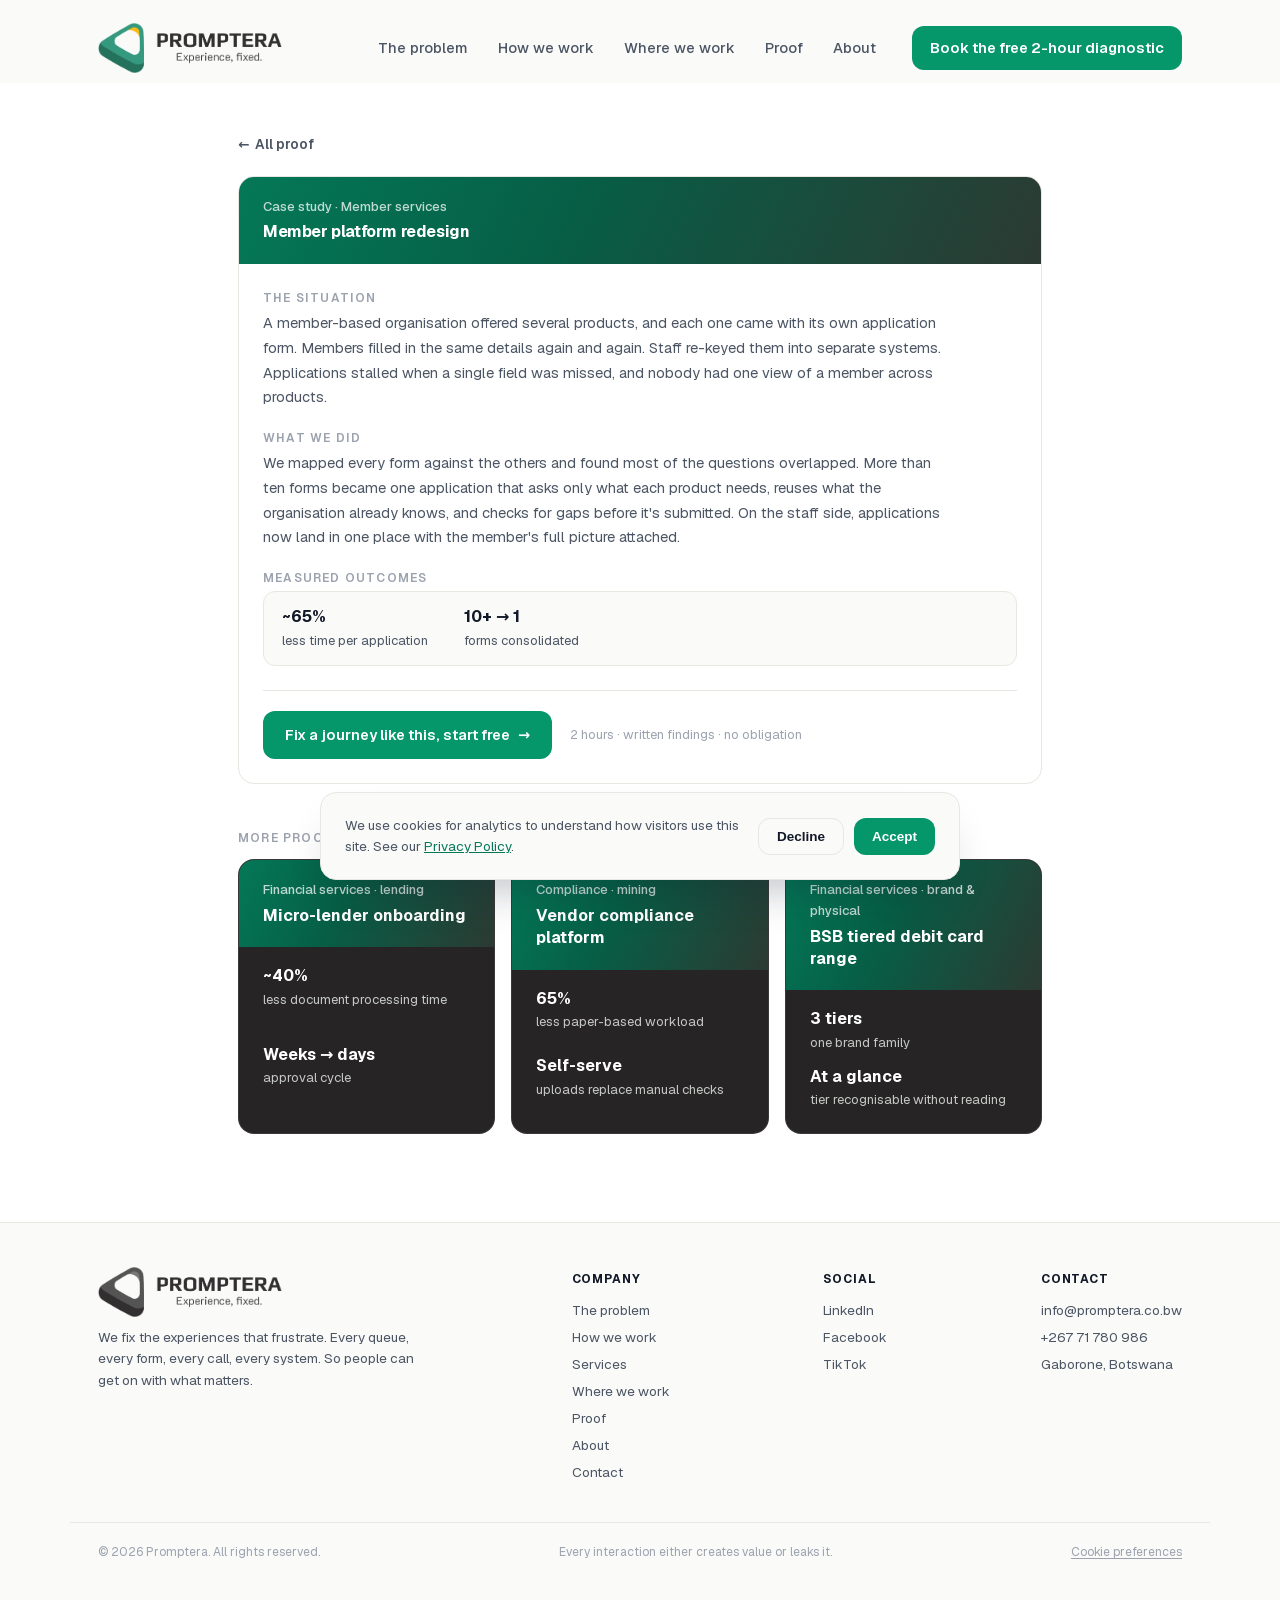
<file: cases/member-platform.html>
<!DOCTYPE html>
<html lang="en">
<head>
<meta charset="utf-8">
<meta name="viewport" content="width=device-width, initial-scale=1">
<title>Member Platform Redesign · Promptera case study</title>
<meta name="description" content="How Promptera consolidated 10+ member application forms into one: ~65% less time per application.">
<link rel="icon" type="image/png" href="../images/favicon.png">
<link rel="preload" href="../fonts/geist-latin.woff2" as="font" type="font/woff2" crossorigin>
<link rel="stylesheet" href="../styles/main.css">
<script src="../scripts/main.js" defer></script>
</head>
<body>

<!-- ============ NAV ============ -->
<header class="nav" id="nav">
  <div class="wrap nav-in">
    <a href="../index.html#top" class="logo" aria-label="Promptera home">
      <img src="../images/logo.png" alt="Promptera logo">
    </a>
    <div class="nav-menu" id="navMenu">
      <nav class="nav-links" aria-label="Primary">
        <a href="../index.html#problem">The problem</a>
        <a href="../index.html#how">How we work</a>
        <a href="../index.html#where">Where we work</a>
        <a href="../index.html#results">Proof</a>
        <a href="../index.html#about">About</a>
      </nav>
      <a href="../index.html#contact" class="btn btn-em">Book the free 2-hour diagnostic</a>
    </div>
    <button class="nav-toggle" id="navToggle" type="button" aria-label="Open menu" aria-expanded="false" aria-controls="navMenu">
      <span></span><span></span><span></span>
    </button>
  </div>
</header>

<!-- ============ CASE STUDY ============ -->
<main class="case">
  <div class="wrap case-wrap">
    <a href="../index.html#results" class="case-back"><span aria-hidden="true">←</span> All proof</a>
    <article class="case-card">
      <div class="cs-head">
        <div class="cs-sector">Case study · Member services</div>
        <h1 class="cs-title">Member platform redesign</h1>
      </div>
      <div class="case-body">
        <h2 class="case-label">The situation</h2>
        <p>A member-based organisation offered several products, and each one came with its own application form. Members filled in the same details again and again. Staff re-keyed them into separate systems. Applications stalled when a single field was missed, and nobody had one view of a member across products.</p>

        <h2 class="case-label">What we did</h2>
        <p>We mapped every form against the others and found most of the questions overlapped. More than ten forms became one application that asks only what each product needs, reuses what the organisation already knows, and checks for gaps before it's submitted. On the staff side, applications now land in one place with the member's full picture attached.</p>

        <h2 class="case-label">Measured outcomes</h2>
        <div class="cs-stats case-outcomes"><div class="cs-stat"><div class="v">~65%</div><div class="k">less time per application</div></div><div class="cs-stat"><div class="v">10+ → 1</div><div class="k">forms consolidated</div></div></div>

        <div class="case-cta">
          <a href="../index.html?ctx=Re%3A+journey+like+the+member+platform+case&amp;topic=Enterprise+operations#contact" class="btn btn-em">Fix a journey like this, start free <span aria-hidden="true">→</span></a>
          <span class="case-cta-note">2 hours · written findings · no obligation</span>
        </div>
      </div>
    </article>

    <!-- ============ MORE PROOF ============ -->
    <h2 class="case-label case-more-label">More proof</h2>
    <div class="cs-grid cs-grid-3">
      <a class="cs rv" href="micro-lender-onboarding.html">
        <div class="cs-head">
          <div class="cs-sector">Financial services · lending</div>
          <h3 class="cs-title">Micro-lender onboarding</h3>
        </div>
        <div class="cs-stats"><div class="cs-stat"><div class="v">~40%</div><div class="k">less document processing time</div></div><div class="cs-stat"><div class="v">Weeks → days</div><div class="k">approval cycle</div></div></div>
      </a>
      <a class="cs rv d1" href="vendor-compliance.html">
        <div class="cs-head">
          <div class="cs-sector">Compliance · mining</div>
          <h3 class="cs-title">Vendor compliance platform</h3>
        </div>
        <div class="cs-stats"><div class="cs-stat"><div class="v">65%</div><div class="k">less paper-based workload</div></div><div class="cs-stat"><div class="v">Self-serve</div><div class="k">uploads replace manual checks</div></div></div>
      </a>
      <a class="cs rv d2" href="tiered-debit-cards.html">
        <div class="cs-head">
          <div class="cs-sector">Financial services · brand &amp; physical</div>
          <h3 class="cs-title">BSB tiered debit card range</h3>
        </div>
        <div class="cs-stats"><div class="cs-stat"><div class="v">3 tiers</div><div class="k">one brand family</div></div><div class="cs-stat"><div class="v">At a glance</div><div class="k">tier recognisable without reading</div></div></div>
      </a>
    </div>
  </div>
</main>

<!-- ============ FOOTER ============ -->
<footer>
  <div class="wrap foot-in">
    <div>
      <a href="../index.html#top" class="logo" aria-label="Promptera home">
        <img src="../images/logo_char.png" alt="Promptera logo">
      </a>
      <p class="foot-tag">We fix the experiences that frustrate. Every queue, every form, every call, every system. So people can get on with what matters.</p>
    </div>
    <div class="foot-col"><b>Company</b>
      <a href="../index.html#problem">The problem</a><br>
      <a href="../index.html#how">How we work</a><br>
      <a href="../index.html#services">Services</a><br>
      <a href="../index.html#where">Where we work</a><br>
      <a href="../index.html#results">Proof</a><br>
      <a href="../index.html#about">About</a><br>
      <a href="../index.html#contact">Contact</a>
    </div>
    <div class="foot-col"><b>Social</b>
      <a href="https://www.linkedin.com/company/prompterabw/" target="_blank" rel="noopener">LinkedIn</a><br>
      <a href="https://www.facebook.com/profile.php?id=61593833694926" target="_blank" rel="noopener">Facebook</a><br>
      <a href="#tiktok" target="_blank" rel="noopener">TikTok</a>
    </div>
    <div class="foot-col"><b>Contact</b>
      info@promptera.co.bw<br>
      +267 71 780 986<br>
      Gaborone, Botswana
    </div>
  </div>
  <div class="wrap foot-base">
    <span>© 2026 Promptera. All rights reserved.</span>
    <span>Every interaction either creates value or leaks it.</span>
    <button type="button" class="foot-cookie-link" id="cookiePrefsLink">Cookie preferences</button>
  </div>
</footer>

<!-- ============ COOKIE CONSENT ============ -->
<div class="cookie-banner" id="cookieBanner" role="dialog" aria-live="polite" aria-label="Cookie consent">
  <p class="cookie-text">We use cookies for analytics to understand how visitors use this site. See our <a href="../policies/privacy-policy.html" target="_blank" rel="noopener">Privacy Policy</a>.</p>
  <div class="cookie-actions">
    <button type="button" class="btn btn-ghost" id="cookieDecline">Decline</button>
    <button type="button" class="btn btn-em" id="cookieAccept">Accept</button>
  </div>
</div>

</body>
</html>
</file>
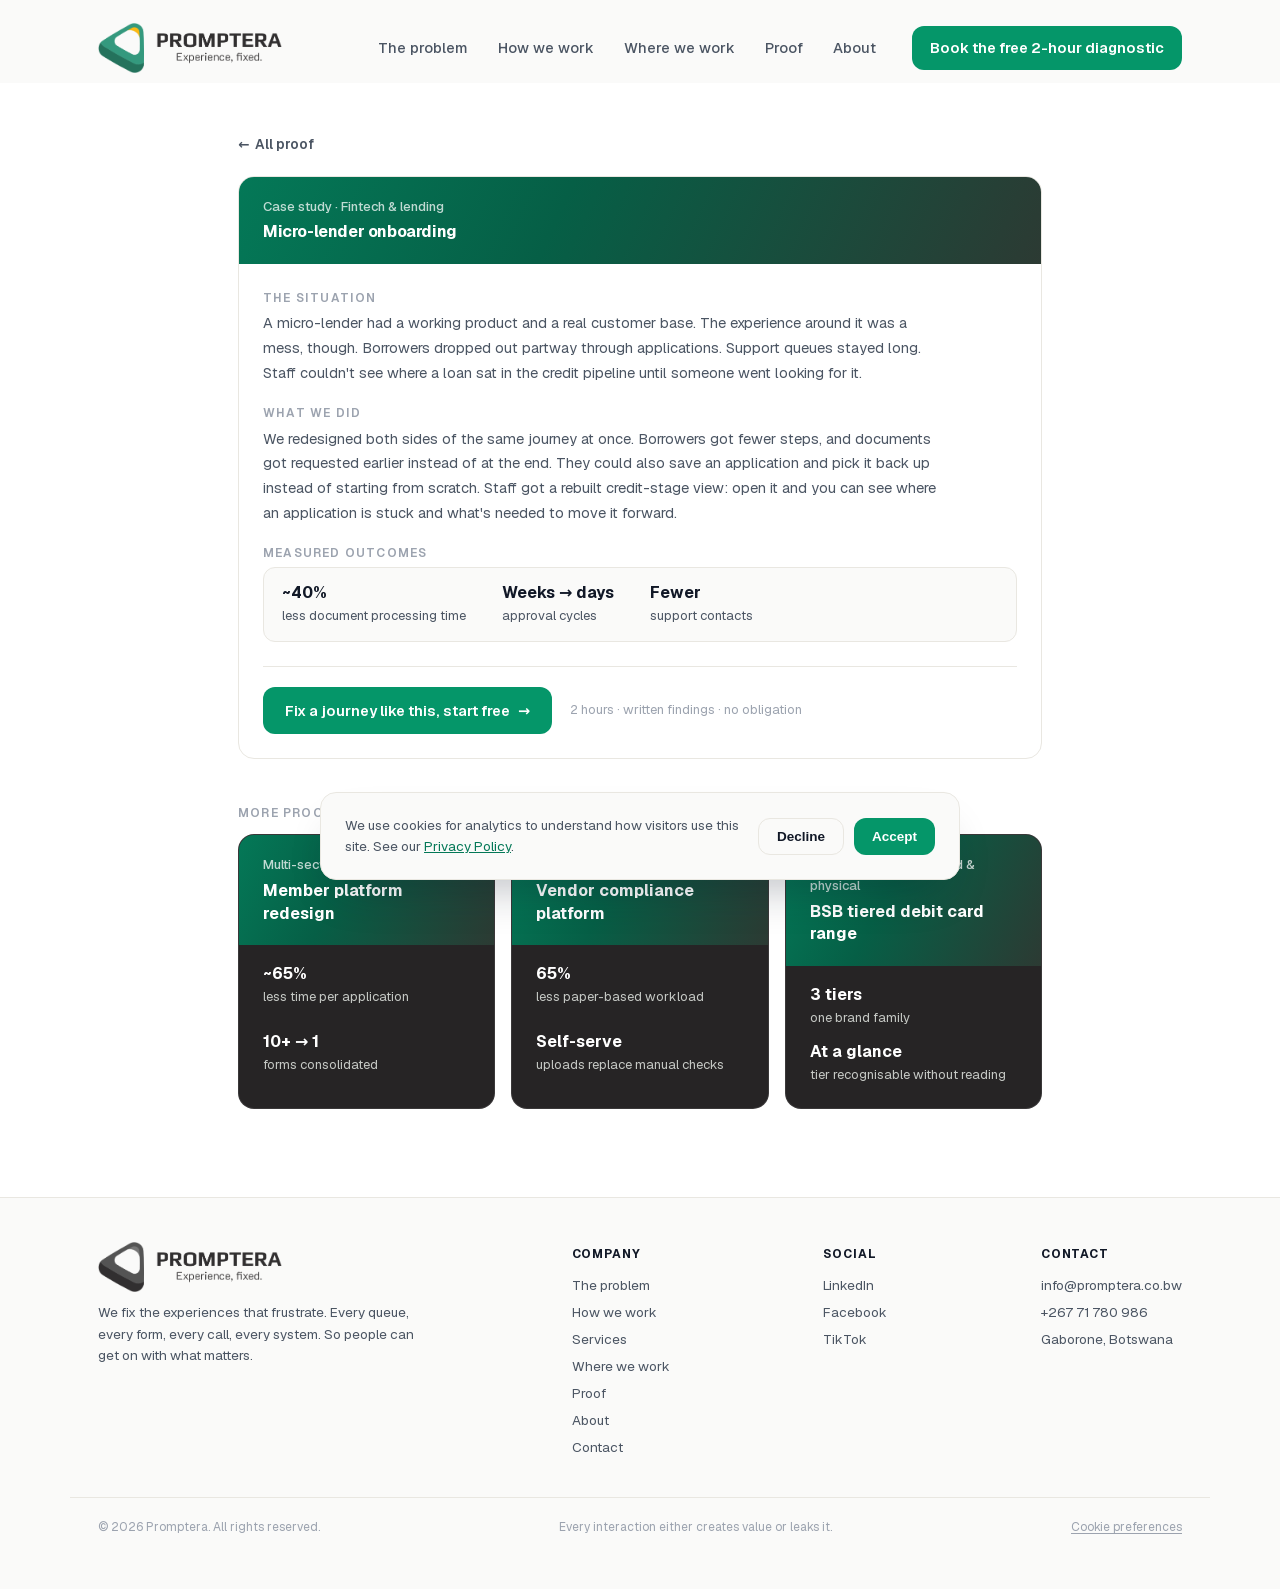
<file: cases/micro-lender-onboarding.html>
<!DOCTYPE html>
<html lang="en">
<head>
<meta charset="utf-8">
<meta name="viewport" content="width=device-width, initial-scale=1">
<title>Micro-Lender Onboarding · Promptera case study</title>
<meta name="description" content="How Promptera redesigned a micro-lender's borrower and staff journeys: ~40% less document processing time and approvals in days, not weeks.">
<link rel="icon" type="image/png" href="../images/favicon.png">
<link rel="preload" href="../fonts/geist-latin.woff2" as="font" type="font/woff2" crossorigin>
<link rel="stylesheet" href="../styles/main.css">
<script src="../scripts/main.js" defer></script>
</head>
<body>

<!-- ============ NAV ============ -->
<header class="nav" id="nav">
  <div class="wrap nav-in">
    <a href="../index.html#top" class="logo" aria-label="Promptera home">
      <img src="../images/logo.png" alt="Promptera logo">
    </a>
    <div class="nav-menu" id="navMenu">
      <nav class="nav-links" aria-label="Primary">
        <a href="../index.html#problem">The problem</a>
        <a href="../index.html#how">How we work</a>
        <a href="../index.html#where">Where we work</a>
        <a href="../index.html#results">Proof</a>
        <a href="../index.html#about">About</a>
      </nav>
      <a href="../index.html#contact" class="btn btn-em">Book the free 2-hour diagnostic</a>
    </div>
    <button class="nav-toggle" id="navToggle" type="button" aria-label="Open menu" aria-expanded="false" aria-controls="navMenu">
      <span></span><span></span><span></span>
    </button>
  </div>
</header>

<!-- ============ CASE STUDY ============ -->
<main class="case">
  <div class="wrap case-wrap">
    <a href="../index.html#results" class="case-back"><span aria-hidden="true">←</span> All proof</a>
    <article class="case-card">
      <div class="cs-head">
        <div class="cs-sector">Case study · Fintech &amp; lending</div>
        <h1 class="cs-title">Micro-lender onboarding</h1>
      </div>
      <div class="case-body">
        <h2 class="case-label">The situation</h2>
        <p>A micro-lender had a working product and a real customer base. The experience around it was a mess, though. Borrowers dropped out partway through applications. Support queues stayed long. Staff couldn't see where a loan sat in the credit pipeline until someone went looking for it.</p>

        <h2 class="case-label">What we did</h2>
        <p>We redesigned both sides of the same journey at once. Borrowers got fewer steps, and documents got requested earlier instead of at the end. They could also save an application and pick it back up instead of starting from scratch. Staff got a rebuilt credit-stage view: open it and you can see where an application is stuck and what's needed to move it forward.</p>

        <h2 class="case-label">Measured outcomes</h2>
        <div class="cs-stats case-outcomes"><div class="cs-stat"><div class="v">~40%</div><div class="k">less document processing time</div></div><div class="cs-stat"><div class="v">Weeks → days</div><div class="k">approval cycles</div></div><div class="cs-stat"><div class="v">Fewer</div><div class="k">support contacts</div></div></div>

        <div class="case-cta">
          <a href="../index.html?ctx=Re%3A+journey+like+the+micro-lender+onboarding+case&amp;topic=Financial+services#contact" class="btn btn-em">Fix a journey like this, start free <span aria-hidden="true">→</span></a>
          <span class="case-cta-note">2 hours · written findings · no obligation</span>
        </div>
      </div>
    </article>

    <!-- ============ MORE PROOF ============ -->
    <h2 class="case-label case-more-label">More proof</h2>
    <div class="cs-grid cs-grid-3">
      <a class="cs rv" href="member-platform.html">
        <div class="cs-head">
          <div class="cs-sector">Multi-sector · member services</div>
          <h3 class="cs-title">Member platform redesign</h3>
        </div>
        <div class="cs-stats"><div class="cs-stat"><div class="v">~65%</div><div class="k">less time per application</div></div><div class="cs-stat"><div class="v">10+ → 1</div><div class="k">forms consolidated</div></div></div>
      </a>
      <a class="cs rv d1" href="vendor-compliance.html">
        <div class="cs-head">
          <div class="cs-sector">Compliance · mining</div>
          <h3 class="cs-title">Vendor compliance platform</h3>
        </div>
        <div class="cs-stats"><div class="cs-stat"><div class="v">65%</div><div class="k">less paper-based workload</div></div><div class="cs-stat"><div class="v">Self-serve</div><div class="k">uploads replace manual checks</div></div></div>
      </a>
      <a class="cs rv d2" href="tiered-debit-cards.html">
        <div class="cs-head">
          <div class="cs-sector">Financial services · brand &amp; physical</div>
          <h3 class="cs-title">BSB tiered debit card range</h3>
        </div>
        <div class="cs-stats"><div class="cs-stat"><div class="v">3 tiers</div><div class="k">one brand family</div></div><div class="cs-stat"><div class="v">At a glance</div><div class="k">tier recognisable without reading</div></div></div>
      </a>
    </div>
  </div>
</main>

<!-- ============ FOOTER ============ -->
<footer>
  <div class="wrap foot-in">
    <div>
      <a href="../index.html#top" class="logo" aria-label="Promptera home">
        <img src="../images/logo_char.png" alt="Promptera logo">
      </a>
      <p class="foot-tag">We fix the experiences that frustrate. Every queue, every form, every call, every system. So people can get on with what matters.</p>
    </div>
    <div class="foot-col"><b>Company</b>
      <a href="../index.html#problem">The problem</a><br>
      <a href="../index.html#how">How we work</a><br>
      <a href="../index.html#services">Services</a><br>
      <a href="../index.html#where">Where we work</a><br>
      <a href="../index.html#results">Proof</a><br>
      <a href="../index.html#about">About</a><br>
      <a href="../index.html#contact">Contact</a>
    </div>
    <div class="foot-col"><b>Social</b>
      <a href="https://www.linkedin.com/company/prompterabw/" target="_blank" rel="noopener">LinkedIn</a><br>
      <a href="https://www.facebook.com/profile.php?id=61593833694926" target="_blank" rel="noopener">Facebook</a><br>
      <a href="#tiktok" target="_blank" rel="noopener">TikTok</a>
    </div>
    <div class="foot-col"><b>Contact</b>
      info@promptera.co.bw<br>
      +267 71 780 986<br>
      Gaborone, Botswana
    </div>
  </div>
  <div class="wrap foot-base">
    <span>© 2026 Promptera. All rights reserved.</span>
    <span>Every interaction either creates value or leaks it.</span>
    <button type="button" class="foot-cookie-link" id="cookiePrefsLink">Cookie preferences</button>
  </div>
</footer>

<!-- ============ COOKIE CONSENT ============ -->
<div class="cookie-banner" id="cookieBanner" role="dialog" aria-live="polite" aria-label="Cookie consent">
  <p class="cookie-text">We use cookies for analytics to understand how visitors use this site. See our <a href="../policies/privacy-policy.html" target="_blank" rel="noopener">Privacy Policy</a>.</p>
  <div class="cookie-actions">
    <button type="button" class="btn btn-ghost" id="cookieDecline">Decline</button>
    <button type="button" class="btn btn-em" id="cookieAccept">Accept</button>
  </div>
</div>

</body>
</html>
</file>
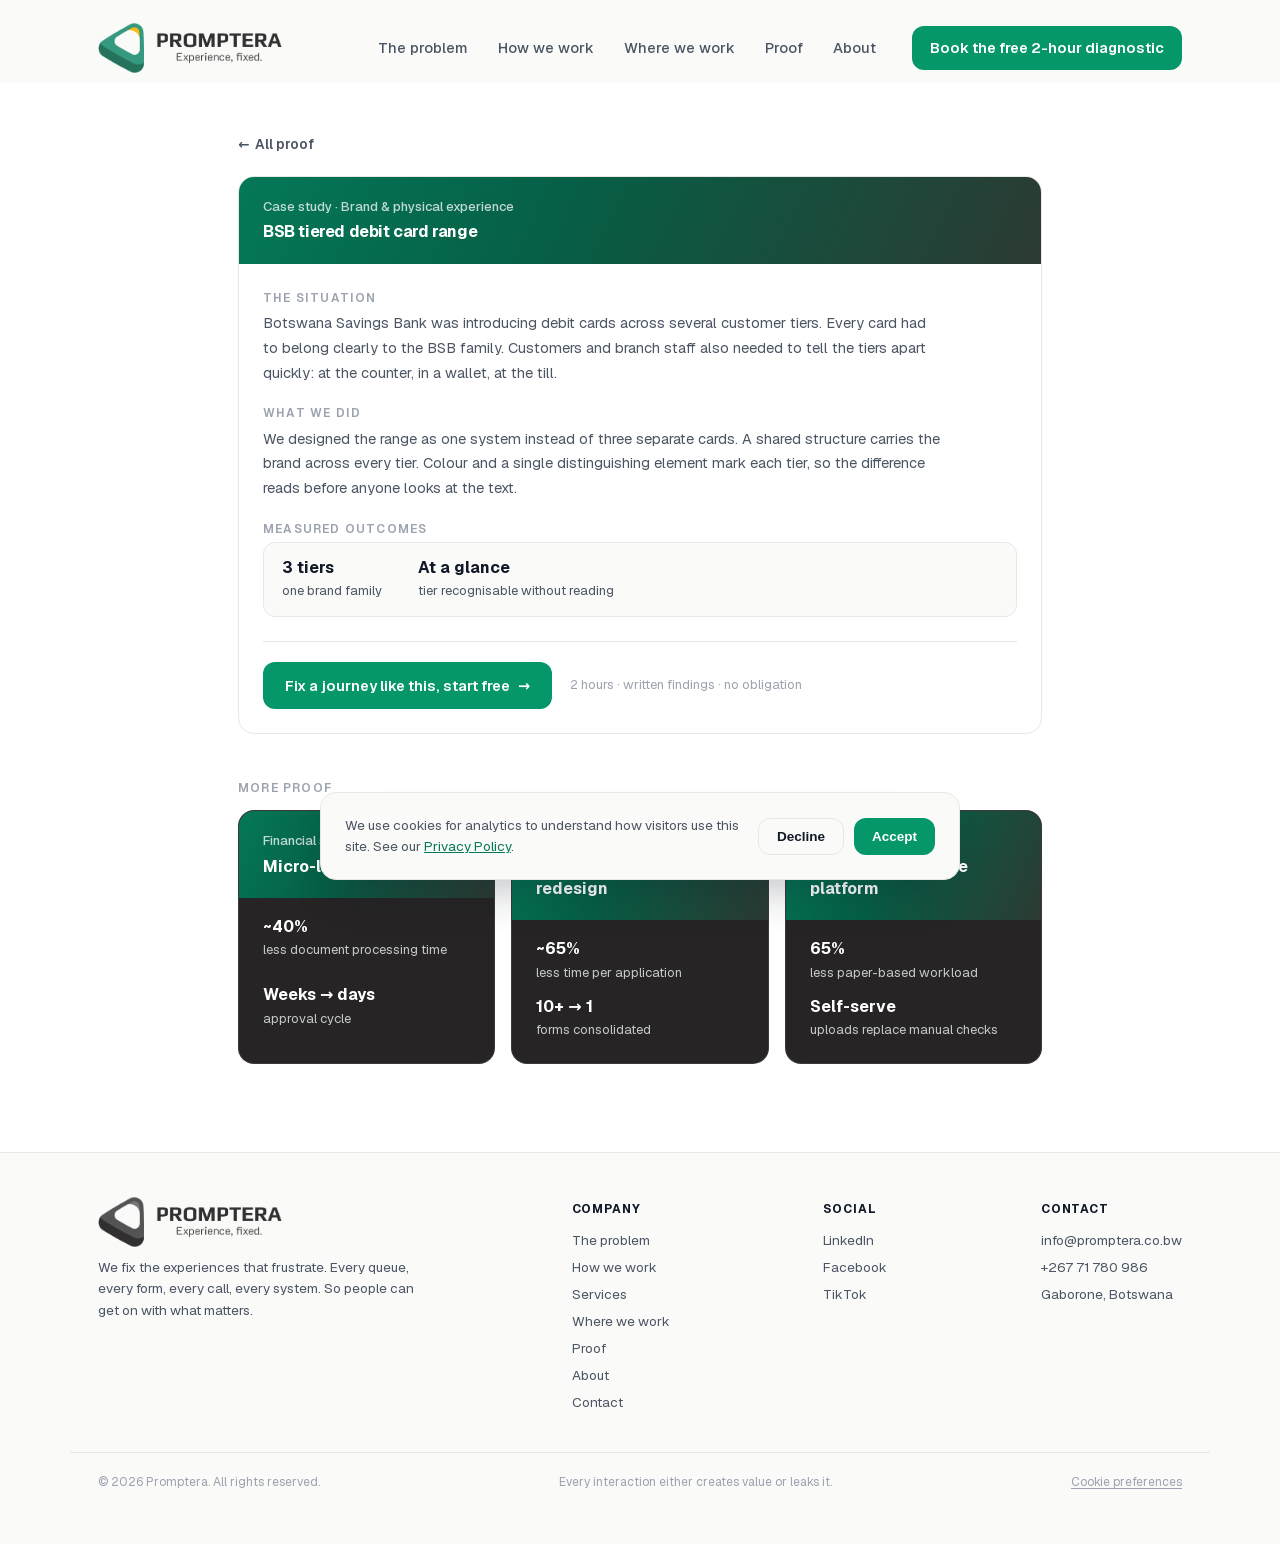
<file: cases/tiered-debit-cards.html>
<!DOCTYPE html>
<html lang="en">
<head>
<meta charset="utf-8">
<meta name="viewport" content="width=device-width, initial-scale=1">
<title>BSB: Tiered Debit Card Range · Promptera case study</title>
<meta name="description" content="How Promptera designed Botswana Savings Bank's tiered debit card range: three tiers, one brand family, recognisable at a glance.">
<link rel="icon" type="image/png" href="../images/favicon.png">
<link rel="preload" href="../fonts/geist-latin.woff2" as="font" type="font/woff2" crossorigin>
<link rel="stylesheet" href="../styles/main.css">
<script src="../scripts/main.js" defer></script>
</head>
<body>

<!-- ============ NAV ============ -->
<header class="nav" id="nav">
  <div class="wrap nav-in">
    <a href="../index.html#top" class="logo" aria-label="Promptera home">
      <img src="../images/logo.png" alt="Promptera logo">
    </a>
    <div class="nav-menu" id="navMenu">
      <nav class="nav-links" aria-label="Primary">
        <a href="../index.html#problem">The problem</a>
        <a href="../index.html#how">How we work</a>
        <a href="../index.html#where">Where we work</a>
        <a href="../index.html#results">Proof</a>
        <a href="../index.html#about">About</a>
      </nav>
      <a href="../index.html#contact" class="btn btn-em">Book the free 2-hour diagnostic</a>
    </div>
    <button class="nav-toggle" id="navToggle" type="button" aria-label="Open menu" aria-expanded="false" aria-controls="navMenu">
      <span></span><span></span><span></span>
    </button>
  </div>
</header>

<!-- ============ CASE STUDY ============ -->
<main class="case">
  <div class="wrap case-wrap">
    <a href="../index.html#results" class="case-back"><span aria-hidden="true">←</span> All proof</a>
    <article class="case-card">
      <div class="cs-head">
        <div class="cs-sector">Case study · Brand &amp; physical experience</div>
        <h1 class="cs-title">BSB tiered debit card range</h1>
      </div>
      <div class="case-body">
        <h2 class="case-label">The situation</h2>
        <p>Botswana Savings Bank was introducing debit cards across several customer tiers. Every card had to belong clearly to the BSB family. Customers and branch staff also needed to tell the tiers apart quickly: at the counter, in a wallet, at the till.</p>

        <h2 class="case-label">What we did</h2>
        <p>We designed the range as one system instead of three separate cards. A shared structure carries the brand across every tier. Colour and a single distinguishing element mark each tier, so the difference reads before anyone looks at the text.</p>

        <h2 class="case-label">Measured outcomes</h2>
        <div class="cs-stats case-outcomes"><div class="cs-stat"><div class="v">3 tiers</div><div class="k">one brand family</div></div><div class="cs-stat"><div class="v">At a glance</div><div class="k">tier recognisable without reading</div></div></div>

        <div class="case-cta">
          <a href="../index.html?ctx=Re%3A+journey+like+the+tiered+debit+card+case&amp;topic=Financial+services#contact" class="btn btn-em">Fix a journey like this, start free <span aria-hidden="true">→</span></a>
          <span class="case-cta-note">2 hours · written findings · no obligation</span>
        </div>
      </div>
    </article>

    <!-- ============ MORE PROOF ============ -->
    <h2 class="case-label case-more-label">More proof</h2>
    <div class="cs-grid cs-grid-3">
      <a class="cs rv" href="micro-lender-onboarding.html">
        <div class="cs-head">
          <div class="cs-sector">Financial services · lending</div>
          <h3 class="cs-title">Micro-lender onboarding</h3>
        </div>
        <div class="cs-stats"><div class="cs-stat"><div class="v">~40%</div><div class="k">less document processing time</div></div><div class="cs-stat"><div class="v">Weeks → days</div><div class="k">approval cycle</div></div></div>
      </a>
      <a class="cs rv d1" href="member-platform.html">
        <div class="cs-head">
          <div class="cs-sector">Multi-sector · member services</div>
          <h3 class="cs-title">Member platform redesign</h3>
        </div>
        <div class="cs-stats"><div class="cs-stat"><div class="v">~65%</div><div class="k">less time per application</div></div><div class="cs-stat"><div class="v">10+ → 1</div><div class="k">forms consolidated</div></div></div>
      </a>
      <a class="cs rv d2" href="vendor-compliance.html">
        <div class="cs-head">
          <div class="cs-sector">Compliance · mining</div>
          <h3 class="cs-title">Vendor compliance platform</h3>
        </div>
        <div class="cs-stats"><div class="cs-stat"><div class="v">65%</div><div class="k">less paper-based workload</div></div><div class="cs-stat"><div class="v">Self-serve</div><div class="k">uploads replace manual checks</div></div></div>
      </a>
    </div>
  </div>
</main>

<!-- ============ FOOTER ============ -->
<footer>
  <div class="wrap foot-in">
    <div>
      <a href="../index.html#top" class="logo" aria-label="Promptera home">
        <img src="../images/logo_char.png" alt="Promptera logo">
      </a>
      <p class="foot-tag">We fix the experiences that frustrate. Every queue, every form, every call, every system. So people can get on with what matters.</p>
    </div>
    <div class="foot-col"><b>Company</b>
      <a href="../index.html#problem">The problem</a><br>
      <a href="../index.html#how">How we work</a><br>
      <a href="../index.html#services">Services</a><br>
      <a href="../index.html#where">Where we work</a><br>
      <a href="../index.html#results">Proof</a><br>
      <a href="../index.html#about">About</a><br>
      <a href="../index.html#contact">Contact</a>
    </div>
    <div class="foot-col"><b>Social</b>
      <a href="https://www.linkedin.com/company/prompterabw/" target="_blank" rel="noopener">LinkedIn</a><br>
      <a href="https://www.facebook.com/profile.php?id=61593833694926" target="_blank" rel="noopener">Facebook</a><br>
      <a href="#tiktok" target="_blank" rel="noopener">TikTok</a>
    </div>
    <div class="foot-col"><b>Contact</b>
      info@promptera.co.bw<br>
      +267 71 780 986<br>
      Gaborone, Botswana
    </div>
  </div>
  <div class="wrap foot-base">
    <span>© 2026 Promptera. All rights reserved.</span>
    <span>Every interaction either creates value or leaks it.</span>
    <button type="button" class="foot-cookie-link" id="cookiePrefsLink">Cookie preferences</button>
  </div>
</footer>

<!-- ============ COOKIE CONSENT ============ -->
<div class="cookie-banner" id="cookieBanner" role="dialog" aria-live="polite" aria-label="Cookie consent">
  <p class="cookie-text">We use cookies for analytics to understand how visitors use this site. See our <a href="../policies/privacy-policy.html" target="_blank" rel="noopener">Privacy Policy</a>.</p>
  <div class="cookie-actions">
    <button type="button" class="btn btn-ghost" id="cookieDecline">Decline</button>
    <button type="button" class="btn btn-em" id="cookieAccept">Accept</button>
  </div>
</div>

</body>
</html>
</file>
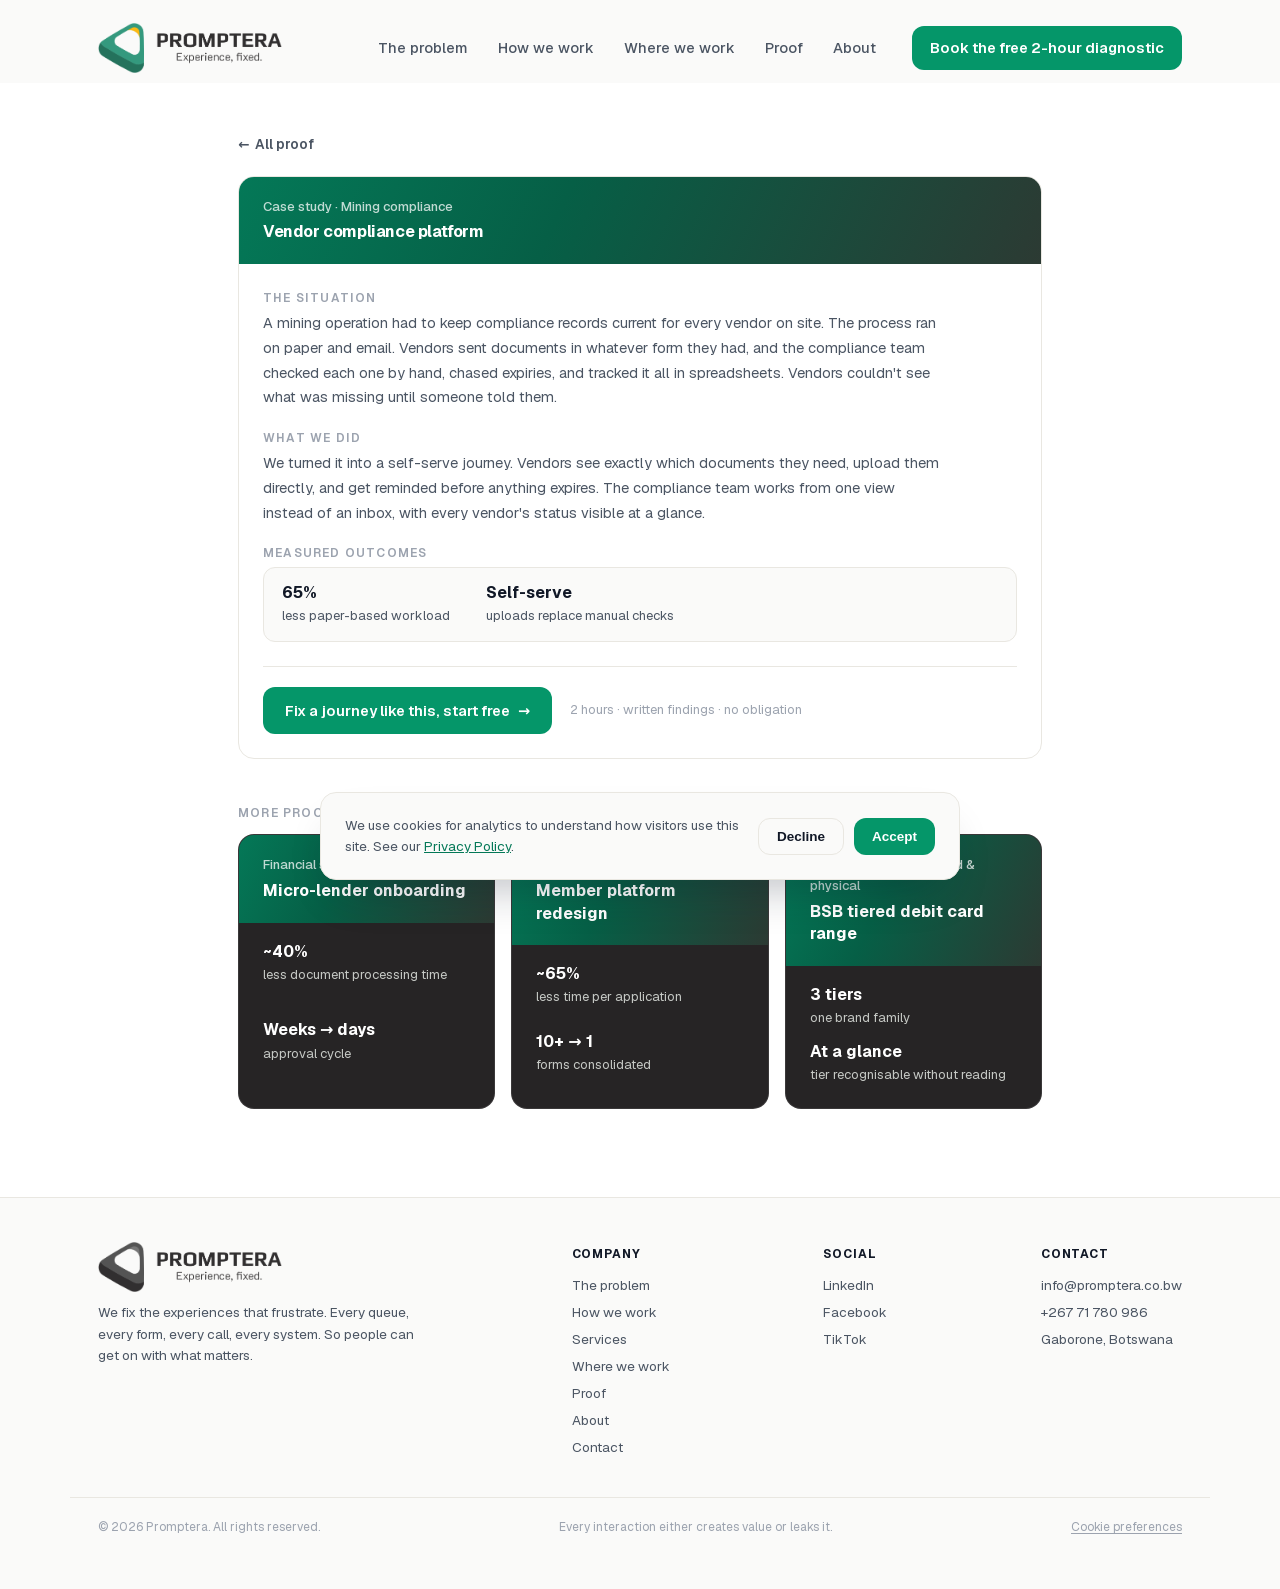
<file: cases/vendor-compliance.html>
<!DOCTYPE html>
<html lang="en">
<head>
<meta charset="utf-8">
<meta name="viewport" content="width=device-width, initial-scale=1">
<title>Vendor Compliance Platform · Promptera case study</title>
<meta name="description" content="How Promptera moved a mining operation's vendor compliance from paper to self-serve: 65% less paper-based workload.">
<link rel="icon" type="image/png" href="../images/favicon.png">
<link rel="preload" href="../fonts/geist-latin.woff2" as="font" type="font/woff2" crossorigin>
<link rel="stylesheet" href="../styles/main.css">
<script src="../scripts/main.js" defer></script>
</head>
<body>

<!-- ============ NAV ============ -->
<header class="nav" id="nav">
  <div class="wrap nav-in">
    <a href="../index.html#top" class="logo" aria-label="Promptera home">
      <img src="../images/logo.png" alt="Promptera logo">
    </a>
    <div class="nav-menu" id="navMenu">
      <nav class="nav-links" aria-label="Primary">
        <a href="../index.html#problem">The problem</a>
        <a href="../index.html#how">How we work</a>
        <a href="../index.html#where">Where we work</a>
        <a href="../index.html#results">Proof</a>
        <a href="../index.html#about">About</a>
      </nav>
      <a href="../index.html#contact" class="btn btn-em">Book the free 2-hour diagnostic</a>
    </div>
    <button class="nav-toggle" id="navToggle" type="button" aria-label="Open menu" aria-expanded="false" aria-controls="navMenu">
      <span></span><span></span><span></span>
    </button>
  </div>
</header>

<!-- ============ CASE STUDY ============ -->
<main class="case">
  <div class="wrap case-wrap">
    <a href="../index.html#results" class="case-back"><span aria-hidden="true">←</span> All proof</a>
    <article class="case-card">
      <div class="cs-head">
        <div class="cs-sector">Case study · Mining compliance</div>
        <h1 class="cs-title">Vendor compliance platform</h1>
      </div>
      <div class="case-body">
        <h2 class="case-label">The situation</h2>
        <p>A mining operation had to keep compliance records current for every vendor on site. The process ran on paper and email. Vendors sent documents in whatever form they had, and the compliance team checked each one by hand, chased expiries, and tracked it all in spreadsheets. Vendors couldn't see what was missing until someone told them.</p>

        <h2 class="case-label">What we did</h2>
        <p>We turned it into a self-serve journey. Vendors see exactly which documents they need, upload them directly, and get reminded before anything expires. The compliance team works from one view instead of an inbox, with every vendor's status visible at a glance.</p>

        <h2 class="case-label">Measured outcomes</h2>
        <div class="cs-stats case-outcomes"><div class="cs-stat"><div class="v">65%</div><div class="k">less paper-based workload</div></div><div class="cs-stat"><div class="v">Self-serve</div><div class="k">uploads replace manual checks</div></div></div>

        <div class="case-cta">
          <a href="../index.html?ctx=Re%3A+journey+like+the+vendor+compliance+case&amp;topic=Enterprise+operations#contact" class="btn btn-em">Fix a journey like this, start free <span aria-hidden="true">→</span></a>
          <span class="case-cta-note">2 hours · written findings · no obligation</span>
        </div>
      </div>
    </article>

    <!-- ============ MORE PROOF ============ -->
    <h2 class="case-label case-more-label">More proof</h2>
    <div class="cs-grid cs-grid-3">
      <a class="cs rv" href="micro-lender-onboarding.html">
        <div class="cs-head">
          <div class="cs-sector">Financial services · lending</div>
          <h3 class="cs-title">Micro-lender onboarding</h3>
        </div>
        <div class="cs-stats"><div class="cs-stat"><div class="v">~40%</div><div class="k">less document processing time</div></div><div class="cs-stat"><div class="v">Weeks → days</div><div class="k">approval cycle</div></div></div>
      </a>
      <a class="cs rv d1" href="member-platform.html">
        <div class="cs-head">
          <div class="cs-sector">Multi-sector · member services</div>
          <h3 class="cs-title">Member platform redesign</h3>
        </div>
        <div class="cs-stats"><div class="cs-stat"><div class="v">~65%</div><div class="k">less time per application</div></div><div class="cs-stat"><div class="v">10+ → 1</div><div class="k">forms consolidated</div></div></div>
      </a>
      <a class="cs rv d2" href="tiered-debit-cards.html">
        <div class="cs-head">
          <div class="cs-sector">Financial services · brand &amp; physical</div>
          <h3 class="cs-title">BSB tiered debit card range</h3>
        </div>
        <div class="cs-stats"><div class="cs-stat"><div class="v">3 tiers</div><div class="k">one brand family</div></div><div class="cs-stat"><div class="v">At a glance</div><div class="k">tier recognisable without reading</div></div></div>
      </a>
    </div>
  </div>
</main>

<!-- ============ FOOTER ============ -->
<footer>
  <div class="wrap foot-in">
    <div>
      <a href="../index.html#top" class="logo" aria-label="Promptera home">
        <img src="../images/logo_char.png" alt="Promptera logo">
      </a>
      <p class="foot-tag">We fix the experiences that frustrate. Every queue, every form, every call, every system. So people can get on with what matters.</p>
    </div>
    <div class="foot-col"><b>Company</b>
      <a href="../index.html#problem">The problem</a><br>
      <a href="../index.html#how">How we work</a><br>
      <a href="../index.html#services">Services</a><br>
      <a href="../index.html#where">Where we work</a><br>
      <a href="../index.html#results">Proof</a><br>
      <a href="../index.html#about">About</a><br>
      <a href="../index.html#contact">Contact</a>
    </div>
    <div class="foot-col"><b>Social</b>
      <a href="https://www.linkedin.com/company/prompterabw/" target="_blank" rel="noopener">LinkedIn</a><br>
      <a href="https://www.facebook.com/profile.php?id=61593833694926" target="_blank" rel="noopener">Facebook</a><br>
      <a href="#tiktok" target="_blank" rel="noopener">TikTok</a>
    </div>
    <div class="foot-col"><b>Contact</b>
      info@promptera.co.bw<br>
      +267 71 780 986<br>
      Gaborone, Botswana
    </div>
  </div>
  <div class="wrap foot-base">
    <span>© 2026 Promptera. All rights reserved.</span>
    <span>Every interaction either creates value or leaks it.</span>
    <button type="button" class="foot-cookie-link" id="cookiePrefsLink">Cookie preferences</button>
  </div>
</footer>

<!-- ============ COOKIE CONSENT ============ -->
<div class="cookie-banner" id="cookieBanner" role="dialog" aria-live="polite" aria-label="Cookie consent">
  <p class="cookie-text">We use cookies for analytics to understand how visitors use this site. See our <a href="../policies/privacy-policy.html" target="_blank" rel="noopener">Privacy Policy</a>.</p>
  <div class="cookie-actions">
    <button type="button" class="btn btn-ghost" id="cookieDecline">Decline</button>
    <button type="button" class="btn btn-em" id="cookieAccept">Accept</button>
  </div>
</div>

</body>
</html>
</file>
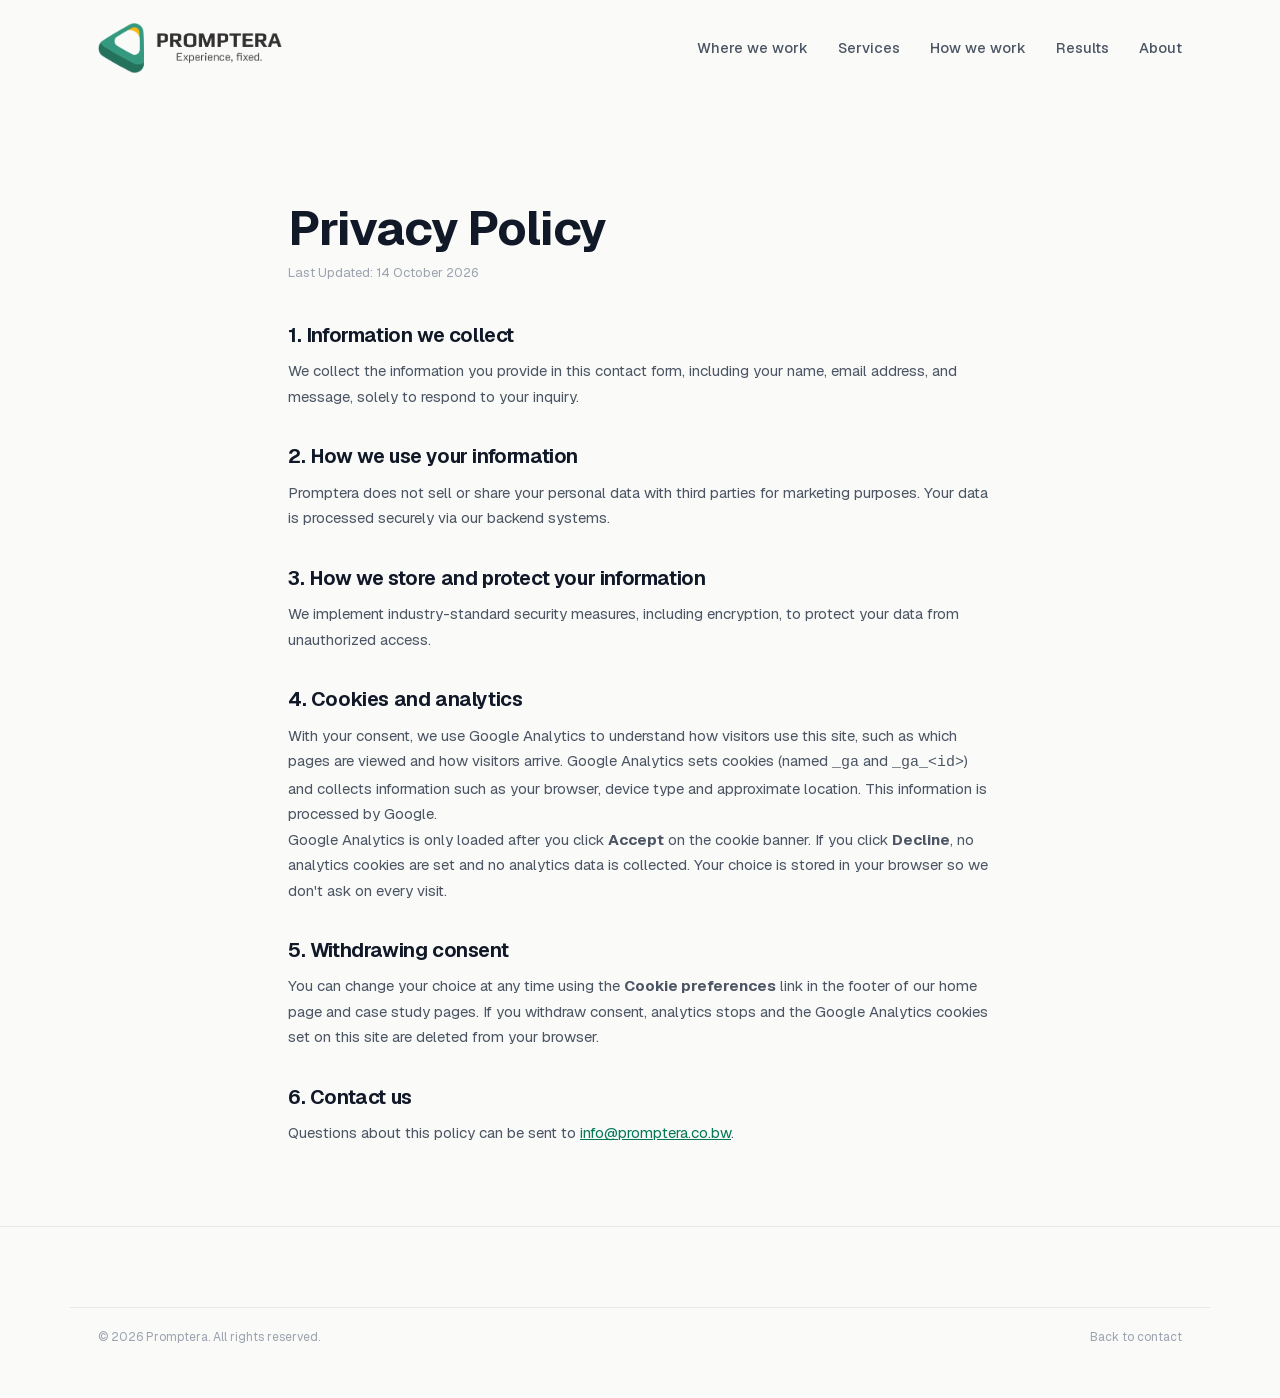
<file: policies/privacy-policy.html>
<!DOCTYPE html>
<html lang="en">
<head>
<meta charset="utf-8">
<meta name="viewport" content="width=device-width, initial-scale=1">
<title>Privacy Policy · Promptera</title>
<meta name="description" content="Promptera's Privacy Policy.">
<link rel="icon" type="image/png" href="../images/favicon.png">
<link rel="preload" href="../fonts/geist-latin.woff2" as="font" type="font/woff2" crossorigin>
<link rel="stylesheet" href="../styles/main.css">
<style>
  .legal{padding:120px 0 80px}
  .legal h1{font-family:var(--display);font-size:clamp(32px,5vw,48px);margin-bottom:8px}
  .legal .updated{color:var(--muted);font-size:13px;margin-bottom:40px}
  .legal h2{font-family:var(--display);font-size:20px;margin:36px 0 12px}
  .legal p,.legal li{color:var(--body);font-size:15px;line-height:1.7}
  .legal ul{margin:0 0 16px 20px}
  .legal a{color:var(--emerald-deep);text-decoration:underline}
</style>
</head>
<body>

<!-- ============ NAV ============ -->
<header class="nav" id="nav">
  <div class="wrap nav-in">
    <a href="../index.html#top" class="logo" aria-label="Promptera home">
      <img src="../images/logo.png" alt="Promptera logo">
    </a>
    <nav class="nav-links" aria-label="Primary">
      <a href="../index.html#where">Where we work</a>
      <a href="../index.html#services">Services</a>
      <a href="../index.html#how">How we work</a>
      <a href="../index.html#results">Results</a>
      <a href="../index.html#about">About</a>
    </nav>
  </div>
</header>

<!-- ============ PRIVACY POLICY ============ -->
<section class="legal">
  <div class="wrap" style="max-width:760px">
    <h1>Privacy Policy</h1>
    <p class="updated">Last Updated: 14 October 2026</p>

   

    <h2>1. Information we collect</h2>
    <p>We collect the information you provide in this contact form, including your name, email address, and message, solely to respond to your inquiry.

</p>

    <h2>2. How we use your information</h2>
    <p>Promptera does not sell or share your personal data with third parties for marketing purposes. Your data is processed securely via our backend systems.</p>

    <h2>3. How we store and protect your information</h2>
    <p>We implement industry-standard security measures, including encryption, to protect your data from unauthorized access.</p>

    <h2>4. Cookies and analytics</h2>
    <p>With your consent, we use Google Analytics to understand how visitors use this site, such as which pages are viewed and how visitors arrive. Google Analytics sets cookies (named <code>_ga</code> and <code>_ga_&lt;id&gt;</code>) and collects information such as your browser, device type and approximate location. This information is processed by Google.</p>
    <p>Google Analytics is only loaded after you click <strong>Accept</strong> on the cookie banner. If you click <strong>Decline</strong>, no analytics cookies are set and no analytics data is collected. Your choice is stored in your browser so we don't ask on every visit.</p>

    <h2>5. Withdrawing consent</h2>
    <p>You can change your choice at any time using the <strong>Cookie preferences</strong> link in the footer of our home page and case study pages. If you withdraw consent, analytics stops and the Google Analytics cookies set on this site are deleted from your browser.</p>

    <h2>6. Contact us</h2>
    <p>Questions about this policy can be sent to <a href="mailto:info@promptera.co.bw">info@promptera.co.bw</a>.</p>
  </div>
</section>

<!-- ============ FOOTER ============ -->
<footer>
  <div class="wrap foot-base">
    <span>© 2026 Promptera. All rights reserved.</span>
    <a href="../index.html#contact">Back to contact</a>
  </div>
</footer>

</body>
</html>
</file>
<file: styles/main.css>
/* ============================================================
   Promptera: main stylesheet
   Brand tokens are in :root below (colors, fonts, easing).
   Sections are ordered to match index.html top-to-bottom.
   ============================================================ */

/* Geist, self-hosted (no request to Google before consent). Variable weight 400–700. */
@font-face{font-family:'Geist';font-style:normal;font-weight:400 700;font-display:swap;src:url(../fonts/geist-latin-ext.woff2) format('woff2');unicode-range:U+0100-02BA,U+02BD-02C5,U+02C7-02CC,U+02CE-02D7,U+02DD-02FF,U+0304,U+0308,U+0329,U+1D00-1DBF,U+1E00-1E9F,U+1EF2-1EFF,U+2020,U+20A0-20AB,U+20AD-20C4,U+2113,U+2C60-2C7F,U+A720-A7FF}
@font-face{font-family:'Geist';font-style:normal;font-weight:400 700;font-display:swap;src:url(../fonts/geist-latin.woff2) format('woff2');unicode-range:U+0000-00FF,U+0131,U+0152-0153,U+02BB-02BC,U+02C6,U+02DA,U+02DC,U+0304,U+0308,U+0329,U+2000-206F,U+20AC,U+2122,U+2191,U+2193,U+2212,U+2215,U+FEFF,U+FFFD}

:root{
  --cream:#FAFAF9;
  --card:#FFFFFF;
  --ink:#111827;
  --body:#4B5563;
  --muted:#9CA3AF;
  --emerald:#059669;
  --emerald-deep:#047857;
  --emerald-tint:#ECFDF5;
  --emerald-bright:#34D399;
  --line:#E9E7E1;
  --friction:#DC7D5F;
  --friction-tint:#FBEFE9;
  --gold:#FCB913;
  --gold-deep:#8A6200;
  --charcoal:#312F30;
  --radius:16px;
  --nav-h:82px; /* 68px bar + 14px top padding */
  --ease:cubic-bezier(0.16,1,0.3,1);
  --display:'Geist',system-ui,sans-serif;
  --sans:'Geist',system-ui,sans-serif;
}
*{box-sizing:border-box;margin:0;padding:0}
html{scroll-behavior:smooth}
@media (prefers-reduced-motion:reduce){html{scroll-behavior:auto}}
body{font-family:var(--sans);background:var(--cream);color:var(--ink);line-height:1.6;-webkit-font-smoothing:antialiased}
img,svg{display:block;max-width:100%}
a{color:inherit;text-decoration:none}
.wrap{max-width:1140px;margin:0 auto;padding:0 28px}
::selection{background:var(--emerald-tint);color:var(--emerald-deep)}
:focus-visible{outline:2px solid var(--emerald);outline-offset:3px;border-radius:4px}

/* ---------- reveal on scroll ---------- */
.rv{opacity:0;transform:translateY(12px);transition:opacity .5s var(--ease),transform .5s var(--ease)}
.rv.in{opacity:1;transform:none}
.rv.d1{transition-delay:.08s}.rv.d2{transition-delay:.16s}.rv.d3{transition-delay:.24s}.rv.d4{transition-delay:.32s}.rv.d5{transition-delay:.4s}
@media (prefers-reduced-motion:reduce){.rv{opacity:1;transform:none;transition:none}}

/* ---------- scroll progress ---------- */
.scroll-progress{position:fixed;top:0;left:0;right:0;height:3px;z-index:60;background:var(--emerald);transform:scaleX(0);transform-origin:0 50%;pointer-events:none}

/* ---------- nav ---------- */
.nav{position:sticky;top:0;z-index:50;background:rgba(250,250,249,.92);backdrop-filter:blur(14px);-webkit-backdrop-filter:blur(14px);border-bottom:1px solid transparent;transition:border-color .3s,background .3s}
.nav.scrolled{border-bottom-color:var(--line)}
/* nav-over: transparent over the home hero, back to the cream nav once .scrolled */
.nav-over:not(.scrolled){background:transparent;backdrop-filter:none;-webkit-backdrop-filter:none}
.nav-over .logo-dark{display:none}
.nav-over.scrolled .logo-light{display:none}
.nav-over.scrolled .logo-dark{display:block}
.nav-over:not(.scrolled) .nav-toggle span{background:#fff}
@media (min-width:861px){
  .nav-over:not(.scrolled) .nav-links a{color:rgba(255,255,255,.88)}
  .nav-over:not(.scrolled) .nav-links a:hover{color:#fff}
  .nav-over:not(.scrolled) .nav-links a::after{background:var(--gold)}
}
.nav-in{display:flex;align-items:center;justify-content:space-between;height:var(--nav-h);padding-top:14px}
.logo{font-family:var(--display);font-weight:700;font-size:21px;letter-spacing:-.02em;display:flex;align-items:center;gap:9px}
.logo img{height:50px;width:auto;display:block}
.nav-menu{display:flex;align-items:center;gap:36px}
.nav-links{display:flex;gap:30px;align-items:center}
.nav-links a{font-size:14.5px;font-weight:500;color:var(--body);position:relative;padding:4px 0;transition:color .3s}
.nav-links a::after{content:"";position:absolute;left:0;bottom:0;height:2px;width:100%;background:var(--emerald);transform:scaleX(0);transform-origin:left;transition:transform .35s var(--ease)}
.nav-links a:hover{color:var(--ink)}
.nav-links a:hover::after{transform:scaleX(1)}
.nav-toggle{display:none;flex-direction:column;justify-content:center;gap:5px;width:36px;height:36px;background:none;border:none;cursor:pointer;padding:0;flex-shrink:0}
.nav-toggle span{display:block;width:100%;height:2px;border-radius:2px;background:var(--ink);transition:transform .3s,opacity .3s}
.nav-toggle.open span:nth-child(1){transform:translateY(7px) rotate(45deg)}
.nav-toggle.open span:nth-child(2){opacity:0}
.nav-toggle.open span:nth-child(3){transform:translateY(-7px) rotate(-45deg)}
.btn{display:inline-flex;align-items:center;gap:8px;font-weight:600;font-size:14.5px;border-radius:12px;padding:12px 22px;border:none;cursor:pointer;transition:transform .25s var(--ease),box-shadow .25s var(--ease),background .25s}
.btn:hover{transform:translateY(-2px)}
.btn:active{transform:translateY(0)}
.btn-dark{background:var(--ink);color:#fff}
.btn-dark:hover{box-shadow:0 10px 24px -10px rgba(17,24,39,.45)}
.btn-ghost{background:transparent;color:var(--ink);border:1px solid var(--line)}
.btn-ghost:hover{border-color:var(--ink)}
.btn-em{background:var(--emerald);color:#fff}
.btn-em:hover{background:var(--emerald-deep);box-shadow:0 10px 24px -10px rgba(5,150,105,.5)}
.btn-gold{background:var(--gold);color:var(--ink)}
.btn-gold:hover{background:#F2AE00;box-shadow:0 10px 24px -10px rgba(252,185,19,.55)}
.btn-light{background:#fff;color:var(--ink)}
.btn-light:hover{background:#F1F2EF;box-shadow:0 10px 24px -10px rgba(0,0,0,.4)}
.btn-outline-light{background:transparent;color:#fff;border:1.5px solid #fff}
.btn-outline-light:hover{background:rgba(255,255,255,.1)}
.nav .btn{padding:10px 18px}
@media (max-width:860px){
  .nav-toggle{display:flex}
  .nav-links{display:none}
  .nav-menu{position:absolute;top:100%;left:0;right:0;flex-direction:column;align-items:stretch;gap:0;background:#fff;border-top:1px solid var(--line);box-shadow:0 24px 48px -24px rgba(17,24,39,.3);padding:8px 24px 24px;opacity:0;visibility:hidden;transform:translateY(-8px);transition:opacity .25s var(--ease),transform .25s var(--ease),visibility .25s}
  .nav-menu.open{opacity:1;visibility:visible;transform:translateY(0);display:flex}
  .nav-menu.open .nav-links{display:flex;flex-direction:column;gap:0;align-items:stretch}
  .nav-links a{color:var(--ink);padding:14px 4px;border-bottom:1px solid var(--line)}
  .nav-links a::after{display:none}
  .nav-menu .btn{margin-top:16px;justify-content:center;width:100%}
}

/* ---------- hero (sits under the transparent nav-over) ---------- */
.hero{margin-top:calc(-1 * var(--nav-h));padding:calc(var(--nav-h) + 120px) 0 171px;background:#173A2E url(../images/section-bg-2400.webp) center/cover no-repeat;color:#fff;text-align:left}
.hero h1{max-width:920px}
h1{font-family:var(--display);font-size:clamp(38px,5vw,58px);font-weight:700;line-height:1.06;letter-spacing:-.025em}
.hero h1{font-size:clamp(38px,5.4vw,70px);line-height:1.08;letter-spacing:-.03em;color:#fff;text-wrap:balance}
.hero .hl{color:var(--gold)}
.hero-sub{font-size:clamp(17px,1.7vw,21px);color:rgba(255,255,255,.9);max-width:640px;margin:28px 0 48px;line-height:1.6}
.hero-ctas{display:flex;gap:16px;flex-wrap:wrap;align-items:center;justify-content:flex-start}
.hero-ctas .btn{font-size:15.5px;padding:14px 26px}
.hero-note{font-size:13px;color:var(--muted);margin-top:14px}
.hero-note strong{color:var(--emerald-deep);font-weight:600}
@media (max-width:640px){.hero{padding:calc(var(--nav-h) + 80px) 0 120px}.hero-ctas .btn{width:100%;justify-content:center}}
.tag{display:inline-block;font-size:10.5px;font-weight:600;padding:3px 10px;border-radius:999px;margin-top:12px}
.tag-now{background:var(--emerald-tint);color:var(--emerald-deep)}
.tag-select{background:rgba(252,185,19,.16);color:var(--gold-deep)}

/* ---------- band ---------- */
.band{background:var(--emerald-deep);color:#fff}
.band-in{display:grid;grid-template-columns:repeat(3,1fr);gap:24px;padding:28px 0}
.band-item strong{display:block;font-size:16px;font-weight:650;margin-bottom:4px}
.band-item span{font-size:13px;color:rgba(255,255,255,.8)}
@media (max-width:700px){.band-in{grid-template-columns:1fr;gap:14px;text-align:center;padding:24px 0}}

/* ---------- proof strip ---------- */
.strip{border-top:1px solid var(--line);border-bottom:1px solid var(--line);background:#fff}
.strip-in{display:grid;grid-template-columns:repeat(4,1fr);gap:0}
.stat{padding:30px 28px;text-align:left;position:relative;display:flex;flex-direction:column;align-items:flex-start}
.stat:first-child{padding-left:0}
.stat:last-child{padding-right:0}
.stat + .stat::before{content:"";position:absolute;left:0;top:26%;height:48%;width:1px;background:var(--line)}
.stat .n{font-family:var(--sans);font-size:15px;font-weight:600;color:var(--emerald);letter-spacing:-.02em}
.stat .l{font-size:15px;color:var(--charcoal);margin-top:6px;font-weight:400;line-height:1.5}
@media (max-width:860px){.strip-in{grid-template-columns:repeat(2,1fr)}.stat + .stat::before{display:none}.stat:nth-child(odd){padding-left:0}.stat:nth-child(even){padding-right:0}}

/* ---------- sections ---------- */
section{padding:96px 0}
.sec-eyebrow{font-size:12px;font-weight:600;letter-spacing:.1em;text-transform:uppercase;color:var(--emerald);margin-bottom:14px}
h2{font-family:var(--display);font-size:clamp(30px,3.6vw,42px);font-weight:650;letter-spacing:-.02em;line-height:1.12;max-width:640px}
.sec-sub{font-size:16.5px;color:var(--body);max-width:600px;margin-top:16px}
.sec-head{margin-bottom:52px}

/* ---------- the problem ---------- */
.problem-grid{display:grid;grid-template-columns:repeat(2,1fr);gap:16px}
.problem-card{background:#fff;border:1px solid var(--line);border-radius:var(--radius);padding:26px;transition:transform .3s var(--ease),box-shadow .3s var(--ease)}
.problem-card:hover{transform:translateY(-3px);box-shadow:0 18px 40px -24px rgba(17,24,39,.2)}
.problem-num{font-family:var(--sans);font-weight:700;color:var(--emerald);font-size:13px;margin-bottom:14px}
.problem-card h3{font-family:var(--display);font-size:19px;font-weight:650;letter-spacing:-.01em;margin-bottom:8px}
.problem-card p{font-size:14px;color:var(--body);line-height:1.6}
@media (max-width:640px){.problem-grid{grid-template-columns:1fr}}

/* ---------- the method (pillars) ---------- */
.pillars{display:grid;grid-template-columns:repeat(4,1fr);gap:14px}
.pillar{border:1px solid rgba(255,255,255,.12);border-radius:20px;padding:26px;min-height:210px}
.pillar-num{font-family:var(--sans);font-size:11px;font-weight:600;color:var(--gold);letter-spacing:.06em}
.pillar h3{font-family:var(--display);font-size:22px;font-weight:650;margin:26px 0 8px;color:#fff}
.pillar p{color:#C6C9C5;font-size:13.5px;line-height:1.6}
@media (max-width:900px){.pillars{grid-template-columns:1fr 1fr}}
@media (max-width:600px){.pillars{grid-template-columns:1fr}}

/* ---------- diagnostic offer ---------- */
.offer{display:grid;grid-template-columns:1.05fr .95fr;gap:56px;align-items:center}
.offer-card{background:#fff;border:1px solid var(--line);border-radius:24px;padding:32px}
.offer-card h3{font-family:var(--display);font-size:22px;font-weight:650;margin-bottom:14px;letter-spacing:-.02em}
.offer-card ul{list-style:none}
.offer-card li{font-size:14px;color:var(--body);line-height:1.6;padding-left:22px;position:relative;margin-bottom:10px}
.offer-card li::before{content:"";position:absolute;left:2px;top:7px;width:10px;height:5px;border-left:2px solid var(--emerald);border-bottom:2px solid var(--emerald);transform:rotate(-45deg)}
.price-note{font-size:12px;color:var(--muted);margin-top:16px}
@media (max-width:900px){.offer{grid-template-columns:1fr}}

/* ---------- how we work (steps) ---------- */
.steps{display:grid;grid-template-columns:repeat(4,1fr);gap:0;border-top:1px solid var(--line)}
.step{padding:28px 20px 0 0;border-right:1px solid var(--line)}
.step:not(:first-child){padding-left:20px}
.step:last-child{border-right:0}
.step b{display:block;font-family:var(--sans);font-size:11px;font-weight:600;color:var(--emerald-deep);letter-spacing:.06em;margin-bottom:22px}
.step h3{font-family:var(--display);font-size:19px;font-weight:650;margin-bottom:8px;letter-spacing:-.01em}
.step p{font-size:14px;color:var(--body);line-height:1.6}
.ladder-note{margin-top:26px;font-size:13.5px;color:var(--muted);text-align:center}
.rung-cta{text-align:center;margin-top:28px}
@media (max-width:820px){
  .steps{grid-template-columns:1fr 1fr;border-top:none}
  .step{border-right:1px solid var(--line);border-bottom:1px solid var(--line);padding:20px 16px!important}
  .step:nth-child(2n){border-right:0}
}
@media (max-width:560px){.steps{grid-template-columns:1fr}.step{border-right:0!important}}

/* ---------- where we work (verticals accordion) ---------- */
.vx{border-top:1px solid var(--line)}
.vx-item{border-bottom:1px solid var(--line)}
.vx-h{margin:0;font:inherit}
.vx-head{width:100%;display:grid;grid-template-columns:120px auto auto 1fr;align-items:center;gap:0 18px;padding:26px 0;background:none;border:0;cursor:pointer;text-align:left;font-family:var(--sans);color:var(--ink)}
.vx-n{font-size:14px;font-weight:600;color:var(--muted);font-variant-numeric:tabular-nums}
.vx-t{font-family:var(--display);font-size:22px;font-weight:650;letter-spacing:-.02em;line-height:1.2}
.vx-head .tag{margin:0}
.vx-ic{justify-self:end;position:relative;width:20px;height:20px}
.vx-ic::before,.vx-ic::after{content:"";position:absolute;left:0;right:0;top:50%;height:2px;margin-top:-1px;background:var(--ink);border-radius:2px;transition:transform .35s var(--ease)}
.vx-ic::after{transform:rotate(90deg)}
.vx-item.open .vx-ic::after{transform:rotate(0)}
.vx-head:hover .vx-t{color:var(--emerald-deep)}
.vx-panel{display:grid;grid-template-rows:0fr;transition:grid-template-rows .45s var(--ease)}
.vx-item.open .vx-panel{grid-template-rows:1fr}
.vx-clip{overflow:hidden;min-height:0;visibility:hidden;transition:visibility 0s .45s}
.vx-item.open .vx-clip{visibility:visible;transition-delay:0s}
.vx-in{display:grid;grid-template-columns:100px 1fr auto;align-items:center;gap:40px;margin-left:142px;padding-bottom:40px}
.vx-img{width:100px;height:100px;border-radius:8px;overflow:hidden;background:#0f3b2e;position:relative}
.vx-img img{width:100%;height:100%;object-fit:cover;filter:grayscale(1) contrast(1.1);mix-blend-mode:luminosity;opacity:.85}
.vx-img::after{content:"";position:absolute;inset:0;background:linear-gradient(135deg,rgba(52,211,153,.35),rgba(4,120,87,.15));mix-blend-mode:color;pointer-events:none}
.vx-txt p{font-size:16px;color:var(--body);line-height:1.7;max-width:62ch}
.vx-txt .vx-j{margin-top:12px;font-size:13.5px;color:var(--muted)}
.vx-go{width:56px;height:56px;border:1px solid var(--line);border-radius:14px;display:grid;place-items:center;font-size:20px;color:var(--ink);background:#fff;transition:background .25s var(--ease),color .25s var(--ease),border-color .25s var(--ease)}
.vx-go:hover{background:var(--emerald-deep);border-color:var(--emerald-deep);color:#fff}
@media (max-width:900px){
  .vx-head{grid-template-columns:44px 1fr auto;row-gap:8px;padding:22px 0}
  .vx-head .tag{grid-column:2;grid-row:2;justify-self:start}
  .vx-ic{grid-column:3;grid-row:1}
  .vx-in{margin-left:66px;grid-template-columns:1fr auto;gap:20px}
  .vx-img{grid-column:1/-1;width:50%;height:90px}
}
@media (max-width:600px){
  .vx-in{margin-left:0}
}
@media (prefers-reduced-motion:reduce){.vx-panel,.vx-ic::before,.vx-ic::after{transition:none}}

/* ---------- results / proof (case studies) ---------- */
.cs-grid{display:grid;grid-template-columns:1fr 1fr;gap:16px}
.cs-grid-3{grid-template-columns:repeat(3,1fr)}
.cs{display:flex;flex-direction:column;border-radius:var(--radius);overflow:hidden;background:#262425;border:1px solid rgba(255,255,255,.09);color:#fff;transition:transform .35s var(--ease),box-shadow .35s var(--ease),border-color .35s var(--ease)}
.cs:hover{transform:translateY(-3px);border-color:rgba(52,211,153,.35);box-shadow:0 26px 52px -24px rgba(0,0,0,.7)}
.cs:focus-visible{outline-color:var(--emerald-bright);outline-offset:4px;border-radius:var(--radius)}
.cs-head{padding:20px 24px;background:linear-gradient(115deg,var(--emerald-deep) 0%,#065F46 40%,#2C3A33 100%)}
.cs-sector{font-size:13px;font-weight:500;color:rgba(255,255,255,.75);margin-bottom:4px}
.cs-title{font-family:var(--sans);font-size:16px;font-weight:700;line-height:1.4;color:#fff}
.cs-stats{display:flex;gap:12px 36px;flex-wrap:wrap;padding:18px 24px 22px;flex:1}
.cs-stat .v{font-family:var(--sans);font-size:16px;font-weight:700;line-height:1.4;color:#fff}
.cs-stat .k{font-size:13px;color:#C6C9C5;margin-top:2px}
@media (max-width:960px){.cs-grid-3{grid-template-columns:1fr 1fr}}
@media (max-width:760px){.cs-grid,.cs-grid-3{grid-template-columns:1fr}}

/* ---------- case study page (cases/*.html): one expanded proof card ---------- */
.case{margin-top:calc(-1 * var(--nav-h));padding:calc(var(--nav-h) + 48px) 0 88px;background:#fff}
.case-wrap{max-width:860px}
.case-back{display:inline-flex;align-items:center;gap:6px;font-size:13.5px;font-weight:600;color:var(--body);margin-bottom:20px;transition:gap .25s var(--ease),color .25s}
.case-back:hover{gap:10px;color:var(--ink)}
.case-card{border-radius:var(--radius);overflow:hidden;background:#fff;border:1px solid var(--line);color:var(--ink)}
.case-body{padding:6px 24px 24px}
.case-label{font-family:var(--sans);font-size:12px;font-weight:600;letter-spacing:.1em;text-transform:uppercase;color:var(--muted);margin:22px 0 6px;max-width:none}
.case-body p{font-size:14.5px;line-height:1.7;color:var(--body);max-width:68ch}
.case-body .case-outcomes{padding:14px 18px;border:1px solid var(--line);border-radius:12px;background:var(--cream)}
.case-body .cs-stat .v{color:var(--ink)}
.case-body .cs-stat .k{color:var(--body)}
.case-cta{display:flex;align-items:center;gap:12px 18px;flex-wrap:wrap;margin-top:24px;padding-top:20px;border-top:1px solid var(--line)}
.case-cta-note{font-size:13px;color:var(--muted)}
.case-more-label{margin:48px 0 14px}
@media (max-width:640px){
  .case{padding:calc(var(--nav-h) + 28px) 0 64px}
  .case-cta .btn{width:100%;justify-content:center}
}

/* ---------- client logo wall ---------- */
.logo-wall{display:flex;flex-direction:row;flex-wrap:nowrap;align-items:center;justify-content:space-between;gap:16px}
.logo-tile{flex:1 1 0;min-width:0;height:92px;display:flex;align-items:center;justify-content:center;padding:14px}
.logo-tile img{max-width:100%;max-height:50px;object-fit:contain;filter:grayscale(1);opacity:.55;transition:filter .3s,opacity .3s}
.logo-tile:hover img{filter:grayscale(0);opacity:1}
@media (max-width:900px){.logo-wall{gap:10px}.logo-tile{height:72px;padding:8px}.logo-tile img{max-height:38px}}
@media (max-width:560px){.logo-wall{gap:6px}.logo-tile{height:56px;padding:4px}.logo-tile img{max-height:28px}}

/* ---------- final CTA ---------- */
.final{background:#fff;border-top:1px solid var(--line)}
.final-in{display:grid;grid-template-columns:1.1fr .9fr;gap:56px;align-items:center}
.final h2{max-width:none}
.contact-card{background:var(--cream);border:1px solid var(--line);border-radius:20px;padding:32px;min-width:0}
.contact-card input,.contact-card select,.contact-card textarea{width:100%;min-width:0}
.contact-card .row{display:flex;flex-direction:column;gap:5px;margin-bottom:18px}
.contact-card label{font-size:12px;font-weight:600;color:var(--muted)}
.contact-card input,.contact-card select,.contact-card textarea{font-family:var(--sans);font-size:14px;padding:12px 14px;border-radius:10px;border:1px solid var(--line);background:#fff;color:var(--ink);transition:border-color .25s,box-shadow .25s}
.contact-card input:focus,.contact-card select:focus,.contact-card textarea:focus{outline:none;border-color:var(--emerald);box-shadow:0 0 0 3px rgba(5,150,105,.12)}
.contact-card textarea{resize:vertical;min-height:88px}
.contact-card select{-webkit-appearance:none;appearance:none;cursor:pointer;padding-right:42px;background-image:url("data:image/svg+xml,%3Csvg xmlns='http://www.w3.org/2000/svg' width='12' height='8' viewBox='0 0 12 8' fill='none'%3E%3Cpath d='M1 1.5l5 5 5-5' stroke='%234B5563' stroke-width='1.6' stroke-linecap='round' stroke-linejoin='round'/%3E%3C/svg%3E");background-repeat:no-repeat;background-position:right 14px center;background-size:12px 8px}
.contact-card .btn{width:100%;justify-content:center}
.contact-fine{font-size:11.5px;color:var(--muted);margin-top:12px;text-align:center}
.row-check{margin-bottom:16px}
.check-label{display:flex;align-items:flex-start;gap:10px;font-size:12.5px;font-weight:400;color:var(--body);cursor:pointer}
.check-label input[type="checkbox"]{margin-top:2px;width:16px;height:16px;flex-shrink:0;accent-color:var(--emerald)}
.check-label a{color:var(--emerald-deep);text-decoration:underline}
@media (max-width:900px){.final-in{grid-template-columns:1fr}}

/* ---------- footer ---------- */
footer{padding:44px 0 52px;border-top:1px solid var(--line)}
.foot-in{display:flex;justify-content:space-between;align-items:flex-start;gap:32px;flex-wrap:wrap}
.foot-tag{font-size:13.5px;color:var(--body);max-width:320px;margin-top:10px}
.foot-col{font-size:13.5px;color:var(--body);line-height:2}
.foot-col b{display:block;color:var(--ink);font-size:12px;text-transform:uppercase;letter-spacing:.07em;margin-bottom:6px}
.foot-col a:hover{color:var(--emerald-deep)}
.foot-base{margin-top:36px;padding-top:20px;border-top:1px solid var(--line);display:flex;justify-content:space-between;font-size:12px;color:var(--muted);flex-wrap:wrap;gap:10px}
.foot-cookie-link{background:none;border:none;padding:0;font:inherit;font-size:12px;color:var(--muted);cursor:pointer;text-decoration:underline;text-underline-offset:2px}
.foot-cookie-link:hover{color:var(--emerald-deep)}

/* ---------- cookie consent ---------- */
.cookie-banner{display:none;position:fixed;left:20px;right:20px;bottom:20px;z-index:200;margin:0 auto;max-width:640px;background:var(--cream);border:1px solid var(--line);border-radius:var(--radius);box-shadow:0 24px 48px -20px rgba(17,24,39,.32);padding:22px 24px;align-items:center;gap:18px;flex-wrap:wrap}
.cookie-banner.show{display:flex}
.cookie-text{font-size:13.5px;color:var(--body);line-height:1.55;flex:1 1 260px}
.cookie-text a{color:var(--emerald-deep);text-decoration:underline}
.cookie-actions{display:flex;gap:10px;flex-shrink:0}
.cookie-actions .btn{padding:10px 18px;font-size:13.5px}
@media (max-width:520px){.cookie-banner{left:12px;right:12px;bottom:12px;padding:20px}.cookie-actions{width:100%}.cookie-actions .btn{flex:1;justify-content:center}}
@media (prefers-reduced-motion:reduce){.cookie-banner{transition:none}}

.ctx-chip{display:none;align-items:center;gap:8px;background:var(--emerald-tint);border:1px solid #C9E5D8;color:var(--emerald-deep);font-size:12.5px;font-weight:600;border-radius:10px;padding:9px 14px;margin-bottom:16px}
.ctx-chip.on{display:inline-flex}
.ctx-chip button{background:none;border:none;cursor:pointer;color:var(--emerald-deep);font-size:13px;padding:0 0 0 4px}

/* ---------- gold accent + dark sections ---------- */
.dark{background:
  radial-gradient(900px 520px at 88% -10%, rgba(5,150,105,.16), transparent 60%),
  radial-gradient(700px 460px at -5% 110%, rgba(252,185,19,.10), transparent 55%),
  var(--charcoal)}
.dark .sec-eyebrow{color:var(--gold)}
.dark h2{color:#fff}
.dark .sec-sub{color:#C6C9C5}
.dark .hero-note{color:#9DA19C}
.dark .hero-note strong{color:var(--gold)}
.dark.final{border-top:none}
.dark .contact-card{border-color:rgba(255,255,255,.09);box-shadow:0 26px 52px -24px rgba(0,0,0,.6)}

/* ---------- about ---------- */
#about{border-top:1px solid var(--line)}
.about-grid{display:grid;grid-template-columns:1.15fr .85fr;gap:56px;align-items:start;margin-bottom:64px}
.about-story p{font-size:15.5px;color:var(--body);line-height:1.7;margin-top:16px;max-width:560px}
.about-pull{font-family:var(--display);font-size:19px;font-weight:600;color:var(--ink);letter-spacing:-.01em;line-height:1.45;border-left:3px solid var(--gold);padding-left:18px}
.about-mini{display:grid;grid-template-columns:1fr 1fr;gap:14px;margin-top:28px;max-width:560px}
.about-mini-card{background:#fff;border:1px solid var(--line);border-radius:14px;padding:18px 20px}
.about-mini-card h4{font-family:var(--display);font-size:14.5px;font-weight:650;margin-bottom:6px}
.about-mini-card p{font-size:13px;color:var(--body);line-height:1.55;margin:0}
.about-aside{display:flex;flex-direction:column;gap:14px;margin-top:44px}
.about-fact{background:#fff;border:1px solid var(--line);border-radius:14px;padding:18px 20px;display:flex;align-items:center;gap:16px;font-size:14px;color:var(--body);line-height:1.5;transition:transform .3s var(--ease),border-color .3s}
.about-fact:hover{transform:translateY(-2px);border-color:#D9E8E1}
.af-n{font-family:var(--sans);font-size:24px;font-weight:600;color:var(--emerald);flex-shrink:0;width:34px;text-align:center}
.team-head h3{font-family:var(--display);font-size:24px;font-weight:650;letter-spacing:-.015em}
.team-head p{font-size:14.5px;color:var(--body);max-width:520px;margin:8px 0 28px}
.team-grid{display:grid;grid-template-columns:repeat(3,1fr);gap:16px}
.tcard{background:#fff;border:1px solid var(--line);border-radius:var(--radius);padding:28px 26px;text-align:center;transition:transform .35s var(--ease),box-shadow .35s var(--ease)}
.tcard:hover{transform:translateY(-3px);box-shadow:0 20px 42px -24px rgba(17,24,39,.25)}
.t-photo{width:109px;height:109px;border-radius:50%;margin:0 auto 16px;display:grid;place-items:center;font-family:var(--display);font-size:32px;font-weight:700;color:#fff;overflow:hidden;flex-shrink:0;position:relative}
.tp1{background:linear-gradient(135deg,#065F46,#34D399)}
.tp2{background:linear-gradient(135deg,#0F766E,#2DD4BF)}
.tp3{background:linear-gradient(135deg,#8A6200,#FCB913)}
.t-photo img{position:absolute;inset:0;width:100%;height:100%;object-fit:cover;object-position:center 30%;border-radius:50%}
.t-initial{line-height:1}
.t-name{font-family:var(--display);font-size:17px;font-weight:650;letter-spacing:-.01em}
.t-role{font-size:12px;font-weight:600;color:var(--emerald-deep);margin:4px 0 10px}
.t-bio{font-size:13px;color:var(--body);line-height:1.6}
@media (max-width:900px){.about-grid{grid-template-columns:1fr;gap:28px}.about-mini{grid-template-columns:1fr}.about-aside{margin-top:0}.team-grid{grid-template-columns:1fr}}
</file>
